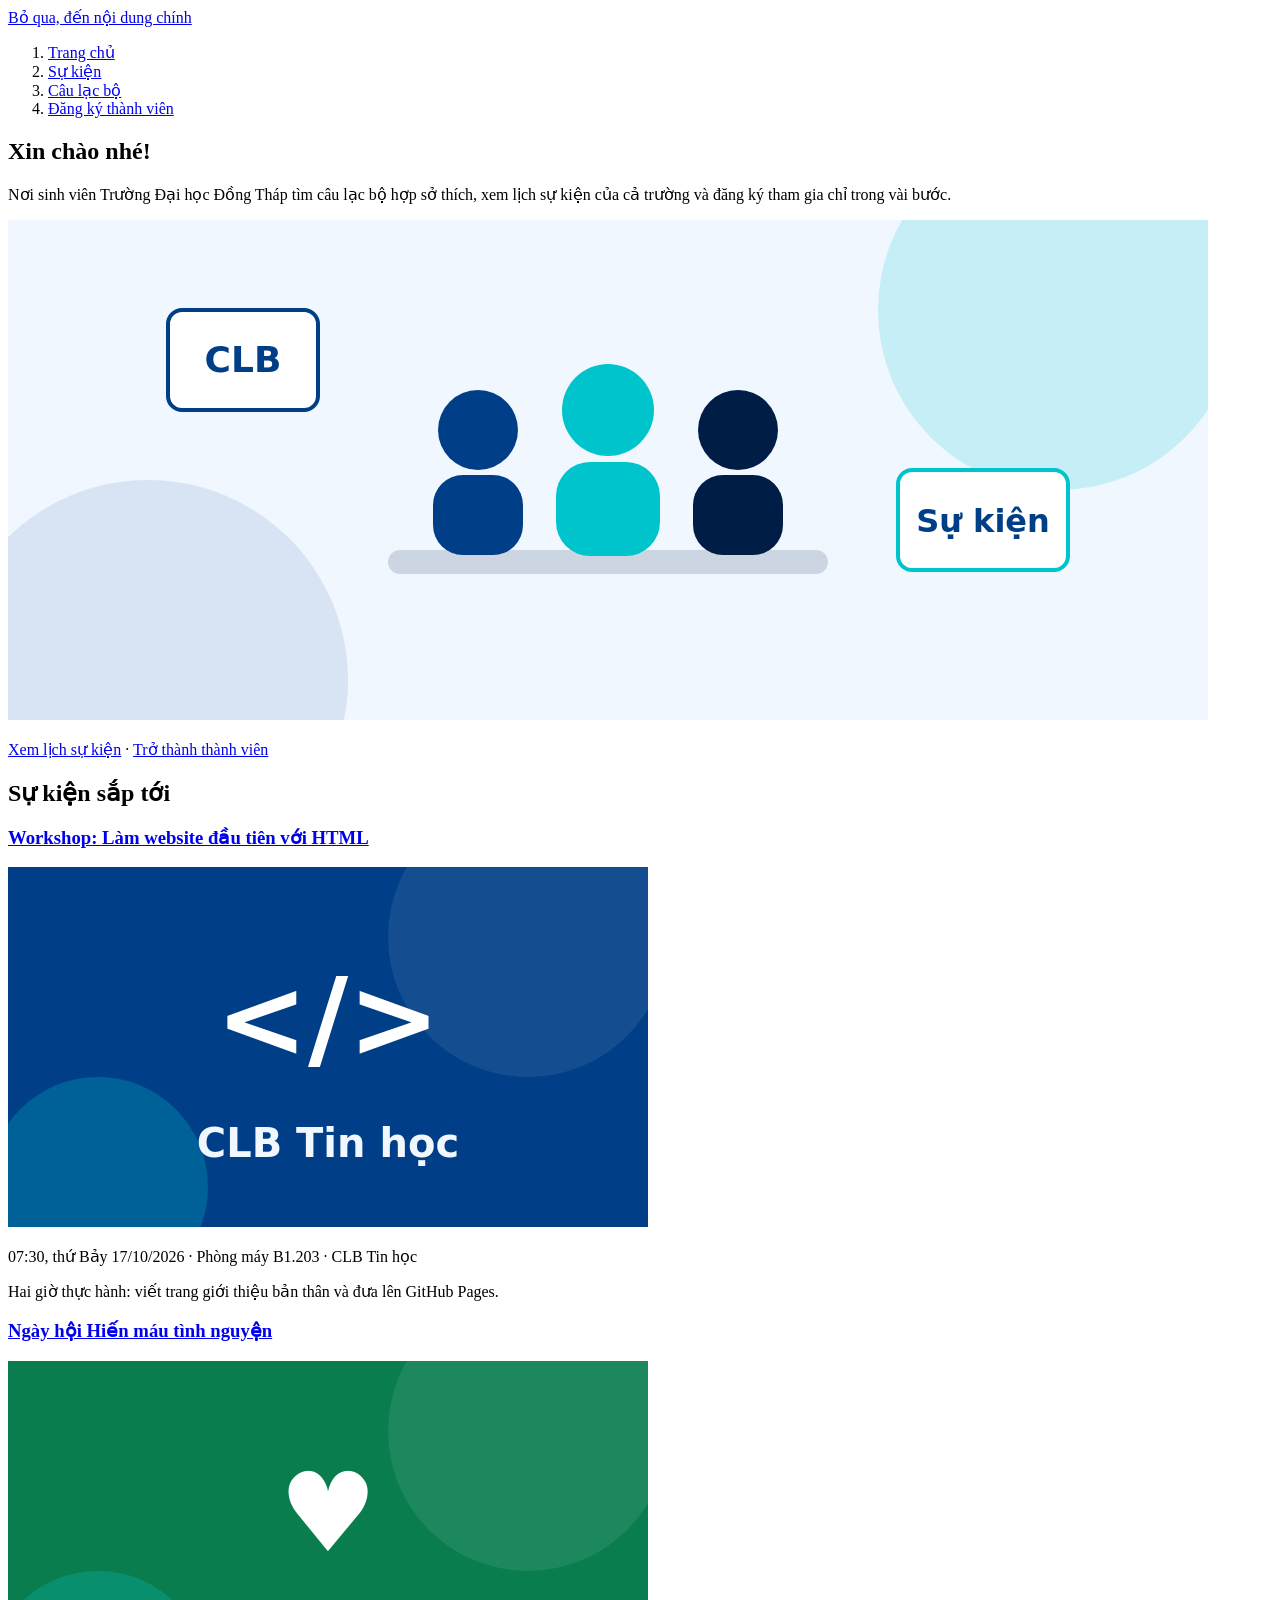
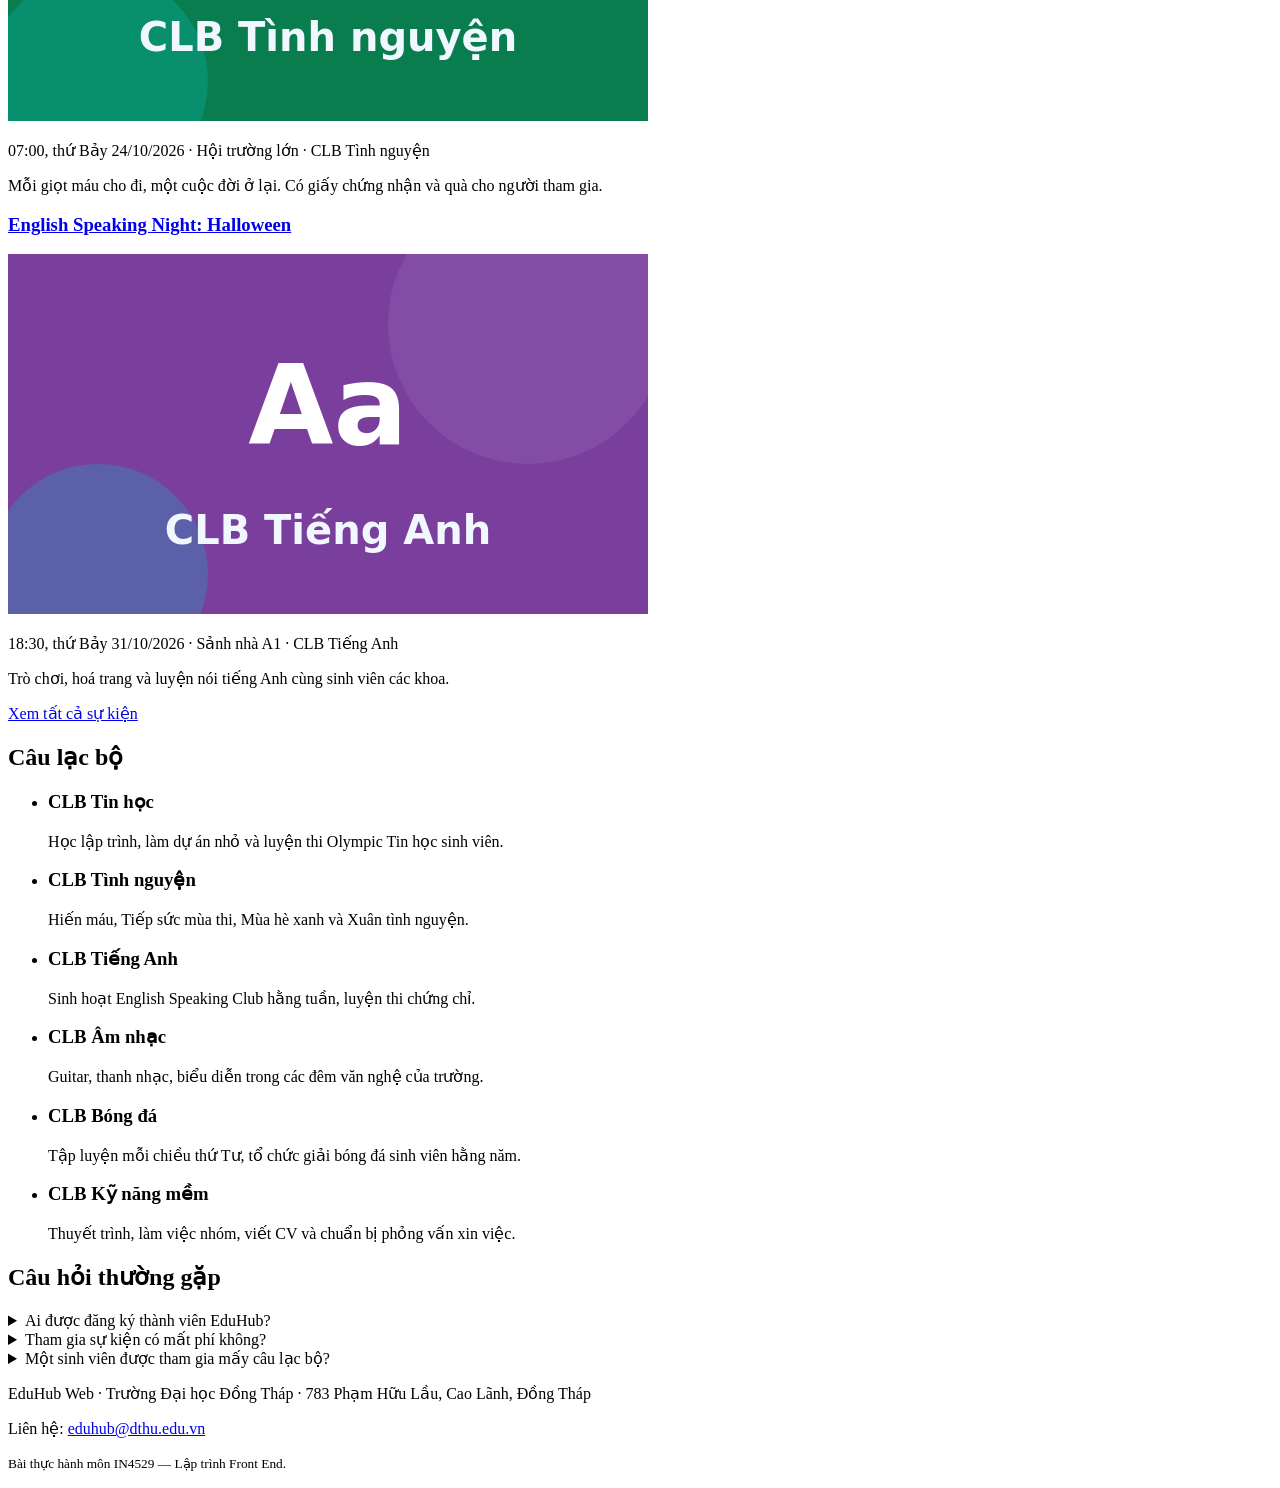
<file: Ch01/index.html>
<!DOCTYPE html>
<html lang="vi">
  <head>
    <meta charset="utf-8">
    <meta name="viewport" content="width=device-width, initial-scale=1">
    <title>EduHub Web</title>
    <!-- TODO(ch1-T5): thêm meta description, Open Graph (og:title, og:description, og:image, og:url) và favicon assets/logo.svg -->
    <meta name="description" content="Cổng thông tin câu lạc bộ và sự kiện dành cho sinh viên Trường Đại học Đồng Tháp: xem lịch sự kiện, tìm CLB phù hợp và đăng ký thành viên.">
    <meta property="og:type" content="website">
    <meta property="og:site_name" content="EduHub Web">
    <meta property="og:title" content="EduHub Web — CLB &amp; sự kiện sinh viên ĐH Đồng Tháp">
    <meta property="og:description" content="Xem lịch sự kiện, tìm câu lạc bộ phù hợp và đăng ký thành viên.">
    <meta property="og:url" content="https://huynh-byte.github.io/IN452902-LapTrinhFrontEnd/Ch01/">
    <meta property="og:image" content="https://huynh-byte.github.io/IN452902-LapTrinhFrontEnd/Ch01/assets/og-image.png">
    <meta property="og:locale" content="vi_VN">
    <link rel="icon" href="assets/logo.svg" type="image/svg+xml">
  </head>
  <body>
    <!-- TODO(ch1-T6) (challenge): thêm liên kết "Bỏ qua, đến nội dung chính" trỏ tới id của <main> -->
    <a href="#noi-dung">Bỏ qua, đến nội dung chính</a>

    <!-- TODO(ch1-T1): header gồm logo (assets/logo.svg) và <nav> 4 liên kết:
         Trang chủ, Sự kiện, Câu lạc bộ, Đăng ký thành viên -->
    <header>
      <nav aria-label="Điều hướng chính">
        <ol>
          <li><a href="index.html" aria-current="page">Trang chủ</a></li>
          <li><a href="events.html">Sự kiện</a></li>
          <li><a href="index.html#cau-lac-bo">Câu lạc bộ</a></li>
          <li><a href="register.html">Đăng ký thành viên</a></li>
        </ol>
      </nav>
    </header>

    <main id="noi-dung">
      <section aria-labelledby="tieu-de-chinh">
        <h1 id="tieu-de-chinh">Xin chào nhé!</h1>
        <p>
          Nơi sinh viên Trường Đại học Đồng Tháp tìm câu lạc bộ hợp sở thích,
          xem lịch sự kiện của cả trường và đăng ký tham gia chỉ trong vài bước.
        </p>
        <img src="assets/hero.svg" alt="Minh hoạ ba sinh viên đứng cạnh bảng CLB và bảng Sự kiện" width="1200" height="500">
        <p>
          <a href="events.html">Xem lịch sự kiện</a> ·
          <a href="register.html">Trở thành thành viên</a>
        </p>
      </section>

      <section aria-labelledby="su-kien-sap-toi">
        <h2 id="su-kien-sap-toi">Sự kiện sắp tới</h2>

        <article>
          <h3><a href="event-detail.html">Workshop: Làm website đầu tiên với HTML</a></h3>
          <img src="assets/club-tin-hoc.svg" alt="Biểu tượng CLB Tin học" width="640" height="360" loading="lazy">
          <p>
            <time datetime="2026-10-17T07:30+07:00">07:30, thứ Bảy 17/10/2026</time> ·
            Phòng máy B1.203 · CLB Tin học
          </p>
          <p>Hai giờ thực hành: viết trang giới thiệu bản thân và đưa lên GitHub Pages.</p>
        </article>

        <article>
          <h3><a href="events.html">Ngày hội Hiến máu tình nguyện</a></h3>
          <img src="assets/club-tinh-nguyen.svg" alt="Biểu tượng CLB Tình nguyện" width="640" height="360" loading="lazy">
          <p>
            <time datetime="2026-10-24T07:00+07:00">07:00, thứ Bảy 24/10/2026</time> ·
            Hội trường lớn · CLB Tình nguyện
          </p>
          <p>Mỗi giọt máu cho đi, một cuộc đời ở lại. Có giấy chứng nhận và quà cho người tham gia.</p>
        </article>

        <article>
          <h3><a href="events.html">English Speaking Night: Halloween</a></h3>
          <img src="assets/club-tieng-anh.svg" alt="Biểu tượng CLB Tiếng Anh" width="640" height="360" loading="lazy">
          <p>
            <time datetime="2026-10-31T18:30+07:00">18:30, thứ Bảy 31/10/2026</time> ·
            Sảnh nhà A1 · CLB Tiếng Anh
          </p>
          <p>Trò chơi, hoá trang và luyện nói tiếng Anh cùng sinh viên các khoa.</p>
        </article>

        <p><a href="events.html">Xem tất cả sự kiện</a></p>
      </section>

      <section id="cau-lac-bo" aria-labelledby="tieu-de-clb">
        <h2 id="tieu-de-clb">Câu lạc bộ</h2>
        <ul>
          <li>
            <h3>CLB Tin học</h3>
            <p>Học lập trình, làm dự án nhỏ và luyện thi Olympic Tin học sinh viên.</p>
          </li>
          <li>
            <h3>CLB Tình nguyện</h3>
            <p>Hiến máu, Tiếp sức mùa thi, Mùa hè xanh và Xuân tình nguyện.</p>
          </li>
          <li>
            <h3>CLB Tiếng Anh</h3>
            <p>Sinh hoạt English Speaking Club hằng tuần, luyện thi chứng chỉ.</p>
          </li>
          <li>
            <h3>CLB Âm nhạc</h3>
            <p>Guitar, thanh nhạc, biểu diễn trong các đêm văn nghệ của trường.</p>
          </li>
          <li>
            <h3>CLB Bóng đá</h3>
            <p>Tập luyện mỗi chiều thứ Tư, tổ chức giải bóng đá sinh viên hằng năm.</p>
          </li>
          <li>
            <h3>CLB Kỹ năng mềm</h3>
            <p>Thuyết trình, làm việc nhóm, viết CV và chuẩn bị phỏng vấn xin việc.</p>
          </li>
        </ul>
      </section>

      <section aria-labelledby="hoi-dap">
        <h2 id="hoi-dap">Câu hỏi thường gặp</h2>
        <details>
          <summary>Ai được đăng ký thành viên EduHub?</summary>
          <p>Tất cả sinh viên đang học tại Trường Đại học Đồng Tháp, chỉ cần mã số sinh viên và email.</p>
        </details>
        <details>
          <summary>Tham gia sự kiện có mất phí không?</summary>
          <p>Phần lớn sự kiện miễn phí. Sự kiện có phí sẽ ghi rõ ở trang chi tiết.</p>
        </details>
        <details>
          <summary>Một sinh viên được tham gia mấy câu lạc bộ?</summary>
          <p>Không giới hạn, nhưng nên chọn tối đa hai CLB để có thời gian sinh hoạt đều đặn.</p>
        </details>
      </section>
    </main>

    <footer>
      <p>EduHub Web · Trường Đại học Đồng Tháp · 783 Phạm Hữu Lầu, Cao Lãnh, Đồng Tháp</p>
      <p>Liên hệ: <a href="mailto:eduhub@dthu.edu.vn">eduhub@dthu.edu.vn</a></p>
      <p><small>Bài thực hành môn IN4529 — Lập trình Front End.</small></p>
    </footer>
    

    <!-- TODO(ch1-T2): tạo events.html — bảng lịch 8 sự kiện (caption, thead/tbody/tfoot, th scope, <time>) -->
    <!-- TODO(ch1-T3): tạo event-detail.html — chi tiết "Workshop: Làm website đầu tiên với HTML" -->
    <!-- TODO(ch1-T4): tạo register.html — form đăng ký thành viên, MSSV đúng 10 chữ số -->
    <!-- TODO(ch1-T5): bật GitHub Pages, ghi link vào README.md -->
  </body>
</html>
</file>
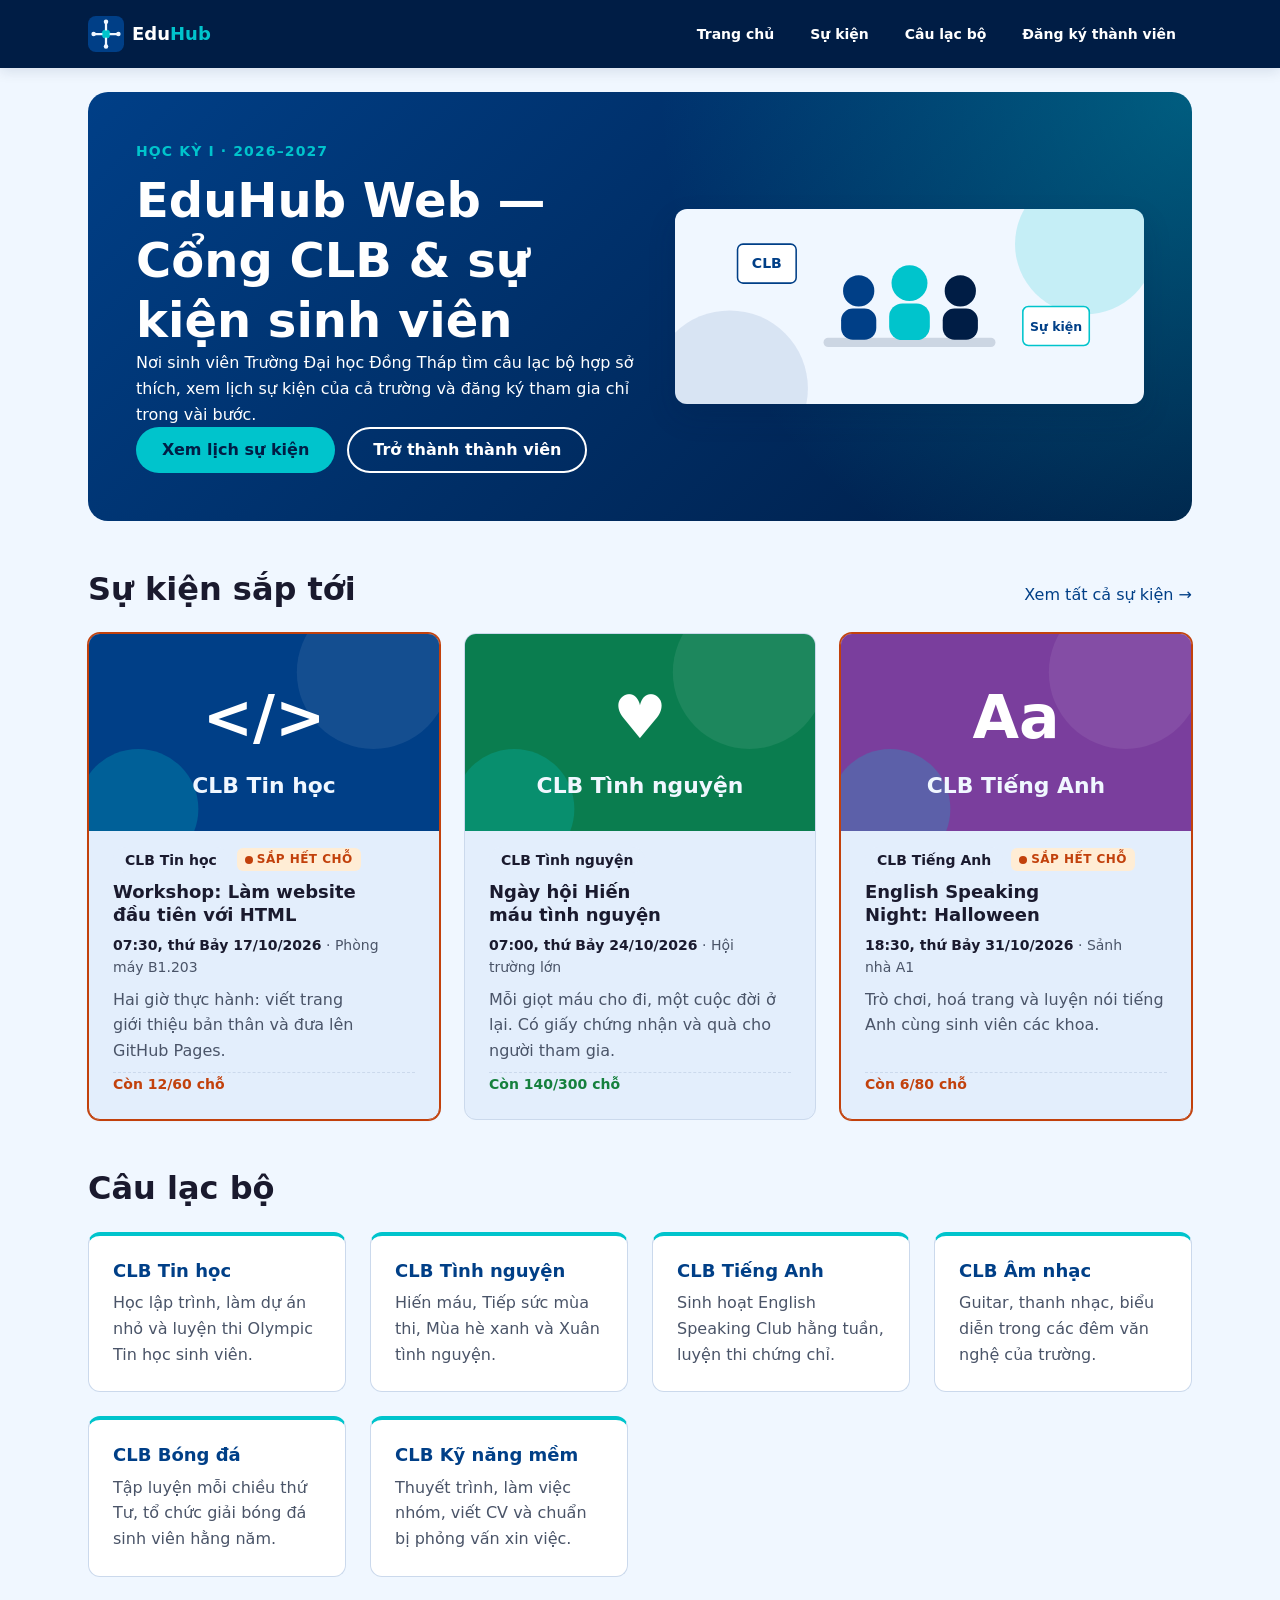
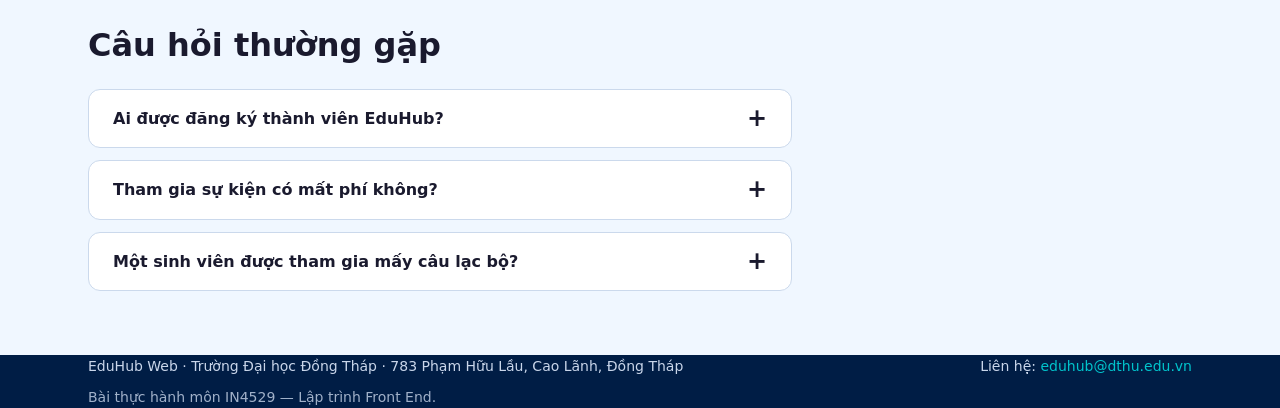
<file: Ch02/index.html>
<!DOCTYPE html>
<html lang="vi">
  <head>
    <meta charset="utf-8">
    <meta name="viewport" content="width=device-width, initial-scale=1">
    <title>EduHub Web — CLB &amp; sự kiện sinh viên ĐH Đồng Tháp</title>
    <meta name="description" content="Cổng thông tin câu lạc bộ và sự kiện dành cho sinh viên Trường Đại học Đồng Tháp: xem lịch sự kiện, tìm CLB phù hợp và đăng ký thành viên.">
    <!-- Open Graph: thay "ten-tai-khoan" bằng tên tài khoản GitHub sau khi bật GitHub Pages -->
    <meta property="og:type" content="website">
    <meta property="og:site_name" content="EduHub Web">
    <meta property="og:title" content="EduHub Web — CLB &amp; sự kiện sinh viên ĐH Đồng Tháp">
    <meta property="og:description" content="Xem lịch sự kiện, tìm câu lạc bộ phù hợp và đăng ký thành viên.">
    <meta property="og:url" content="https://ten-tai-khoan.github.io/eduhub-web/">
    <meta property="og:image" content="https://ten-tai-khoan.github.io/eduhub-web/assets/og-image.png">
    <meta property="og:locale" content="vi_VN">
    <meta name="theme-color" content="#001D45">
    <link rel="icon" href="assets/logo.svg" type="image/svg+xml">
    <!-- Ch02: một tệp CSS duy nhất, main.css tự @import các lớp còn lại -->
    <link rel="stylesheet" href="css/main.css">
  </head>
  <body>
    <a class="skip-link" href="#noi-dung">Bỏ qua, đến nội dung chính</a>

    <header class="site-header">
      <div class="container site-header__inner">
        <a class="brand" href="index.html">
          <img class="brand__logo" src="assets/logo.svg" alt="" width="48" height="48">
          <span class="brand__name">Edu<span>Hub</span></span>
        </a>
        <nav class="site-nav" aria-label="Điều hướng chính">
          <ul class="site-nav__list">
          <li><a class="site-nav__link" href="index.html" aria-current="page">Trang chủ</a></li>
          <li><a class="site-nav__link" href="events.html">Sự kiện</a></li>
          <li><a class="site-nav__link" href="index.html#cau-lac-bo">Câu lạc bộ</a></li>
          <li><a class="site-nav__link" href="register.html">Đăng ký thành viên</a></li>
          </ul>
        </nav>
      </div>
    </header>

    <main id="noi-dung">
      <section class="container hero" aria-labelledby="tieu-de-chinh">
        <div>
          <p class="hero__eyebrow">Học kỳ I · 2026–2027</p>
          <h1 id="tieu-de-chinh">EduHub Web — Cổng CLB &amp; sự kiện sinh viên</h1>
          <p class="hero__lead">
            Nơi sinh viên Trường Đại học Đồng Tháp tìm câu lạc bộ hợp sở thích,
            xem lịch sự kiện của cả trường và đăng ký tham gia chỉ trong vài bước.
          </p>
          <p class="btn-row">
            <a class="btn btn--accent" href="events.html">Xem lịch sự kiện</a>
            <a class="btn btn--ghost" href="register.html">Trở thành thành viên</a>
          </p>
        </div>
        <img class="hero__media" src="assets/hero.svg" alt="Minh hoạ ba sinh viên đứng cạnh bảng CLB và bảng Sự kiện" width="1200" height="500">
      </section>

      <section class="container section" aria-labelledby="su-kien-sap-toi">
        <div class="section__head">
          <h2 id="su-kien-sap-toi">Sự kiện sắp tới</h2>
          <a href="events.html">Xem tất cả sự kiện →</a>
        </div>
        <div class="card-grid">
        <article class="card event-card">
          <img class="card__media" src="assets/club-tin-hoc.svg" alt="Biểu tượng CLB Tin học" width="640" height="360" loading="lazy">
          <div class="card__body">
            <p class="card__meta"><span class="tag">CLB Tin học</span> <span class="badge badge--hot">Sắp hết chỗ</span></p>
            <h3 class="card__title"><a href="event-detail.html">Workshop: Làm website đầu tiên với HTML</a></h3>
            <p class="event-card__info"><time datetime="2026-10-17T07:30+07:00">07:30, thứ Bảy 17/10/2026</time> · Phòng máy B1.203</p>
            <p class="card__text">Hai giờ thực hành: viết trang giới thiệu bản thân và đưa lên GitHub Pages.</p>
            <p class="event-card__seats">Còn 12/60 chỗ</p>
          </div>
        </article>

        <article class="card event-card">
          <img class="card__media" src="assets/club-tinh-nguyen.svg" alt="Biểu tượng CLB Tình nguyện" width="640" height="360" loading="lazy">
          <div class="card__body">
            <p class="card__meta"><span class="tag">CLB Tình nguyện</span></p>
            <h3 class="card__title"><a href="events.html">Ngày hội Hiến máu tình nguyện</a></h3>
            <p class="event-card__info"><time datetime="2026-10-24T07:00+07:00">07:00, thứ Bảy 24/10/2026</time> · Hội trường lớn</p>
            <p class="card__text">Mỗi giọt máu cho đi, một cuộc đời ở lại. Có giấy chứng nhận và quà cho người tham gia.</p>
            <p class="event-card__seats">Còn 140/300 chỗ</p>
          </div>
        </article>

        <article class="card event-card">
          <img class="card__media" src="assets/club-tieng-anh.svg" alt="Biểu tượng CLB Tiếng Anh" width="640" height="360" loading="lazy">
          <div class="card__body">
            <p class="card__meta"><span class="tag">CLB Tiếng Anh</span> <span class="badge badge--hot">Sắp hết chỗ</span></p>
            <h3 class="card__title"><a href="events.html">English Speaking Night: Halloween</a></h3>
            <p class="event-card__info"><time datetime="2026-10-31T18:30+07:00">18:30, thứ Bảy 31/10/2026</time> · Sảnh nhà A1</p>
            <p class="card__text">Trò chơi, hoá trang và luyện nói tiếng Anh cùng sinh viên các khoa.</p>
            <p class="event-card__seats">Còn 6/80 chỗ</p>
          </div>
        </article>
        </div>
      </section>

      <section id="cau-lac-bo" class="container section" aria-labelledby="tieu-de-clb">
        <div class="section__head">
          <h2 id="tieu-de-clb">Câu lạc bộ</h2>
        </div>
        <ul class="card-grid">
          <li class="club-card">
            <h3>CLB Tin học</h3>
            <p>Học lập trình, làm dự án nhỏ và luyện thi Olympic Tin học sinh viên.</p>
          </li>
          <li class="club-card">
            <h3>CLB Tình nguyện</h3>
            <p>Hiến máu, Tiếp sức mùa thi, Mùa hè xanh và Xuân tình nguyện.</p>
          </li>
          <li class="club-card">
            <h3>CLB Tiếng Anh</h3>
            <p>Sinh hoạt English Speaking Club hằng tuần, luyện thi chứng chỉ.</p>
          </li>
          <li class="club-card">
            <h3>CLB Âm nhạc</h3>
            <p>Guitar, thanh nhạc, biểu diễn trong các đêm văn nghệ của trường.</p>
          </li>
          <li class="club-card">
            <h3>CLB Bóng đá</h3>
            <p>Tập luyện mỗi chiều thứ Tư, tổ chức giải bóng đá sinh viên hằng năm.</p>
          </li>
          <li class="club-card">
            <h3>CLB Kỹ năng mềm</h3>
            <p>Thuyết trình, làm việc nhóm, viết CV và chuẩn bị phỏng vấn xin việc.</p>
          </li>
        </ul>
      </section>

      <section class="container section" aria-labelledby="hoi-dap">
        <div class="section__head">
          <h2 id="hoi-dap">Câu hỏi thường gặp</h2>
        </div>
        <div class="faq">
          <details class="faq__item">
            <summary>Ai được đăng ký thành viên EduHub?</summary>
            <p>Tất cả sinh viên đang học tại Trường Đại học Đồng Tháp, chỉ cần mã số sinh viên và email.</p>
          </details>
          <details class="faq__item">
            <summary>Tham gia sự kiện có mất phí không?</summary>
            <p>Phần lớn sự kiện miễn phí. Sự kiện có phí sẽ ghi rõ ở trang chi tiết.</p>
          </details>
          <details class="faq__item">
            <summary>Một sinh viên được tham gia mấy câu lạc bộ?</summary>
            <p>Không giới hạn, nhưng nên chọn tối đa hai CLB để có thời gian sinh hoạt đều đặn.</p>
          </details>
        </div>
      </section>
    </main>

    <footer class="site-footer">
      <div class="container site-footer__inner">
        <p>EduHub Web · Trường Đại học Đồng Tháp · 783 Phạm Hữu Lầu, Cao Lãnh, Đồng Tháp</p>
        <p>Liên hệ: <a href="mailto:eduhub@dthu.edu.vn">eduhub@dthu.edu.vn</a></p>
        <p><small>Bài thực hành môn IN4529 — Lập trình Front End.</small></p>
      </div>
    </footer>
  </body>
</html>
</file>
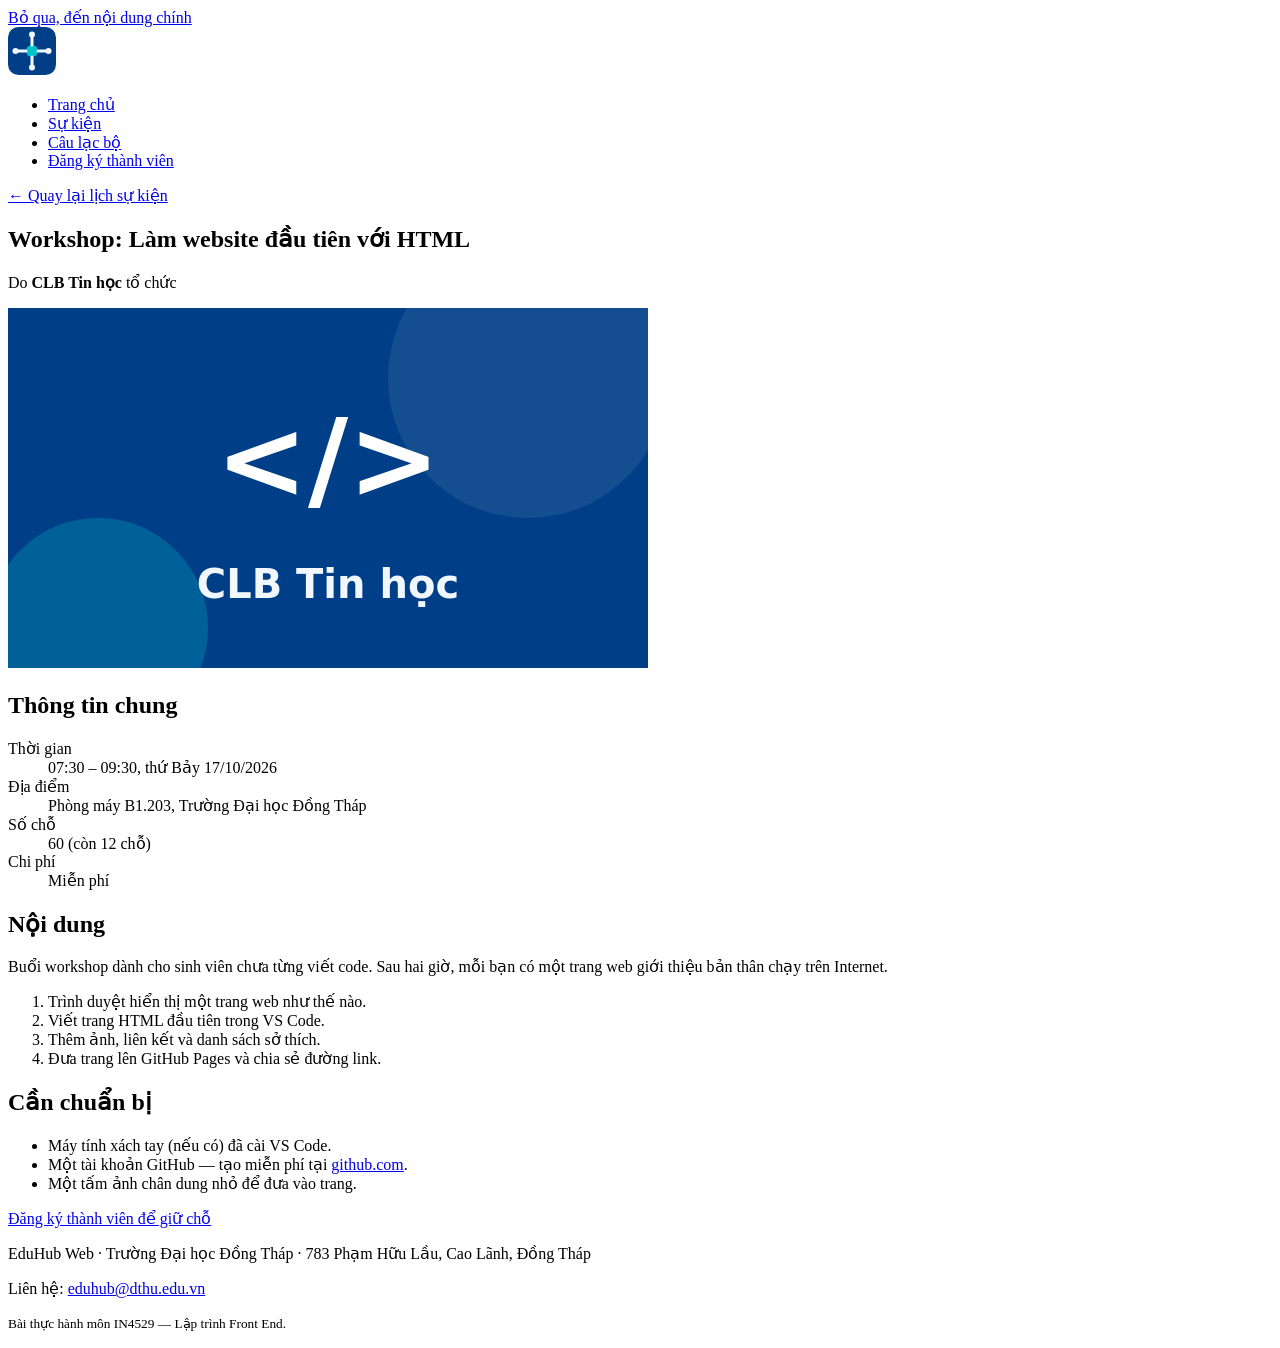
<file: Ch01/event-detail.html>
<!DOCTYPE html>
<html lang="en">
<head>
    <meta charset="UTF-8">
    <meta name="viewport" content="width=device-width, initial-scale=1.0">
    <title>Workshop: Làm website đầu tiên với HTML · EduHub Web </title>
    <meta name="description" content="Workshop 2 giờ của CLB Tin học: viết trang web giới thiệu bản thân bằng HTML và đưa lên GitHub Pages. Thứ Bảy 17/10/2026, phòng máy B1.203.">
    <meta property="og:type" content="website">
    <meta property="og:site_name" content="EduHub Web">
    <meta property="og:title" content="Workshop: Làm website đầu tiên với HTML · EduHub Web">
    <meta property="og:description" content="Workshop 2 giờ của CLB Tin học: viết trang web giới thiệu bản thân bằng HTML và đưa lên GitHub Pages. Thứ Bảy 17/10/2026, phòng máy B1.203.">
    <meta property="og:url" content="https://huynh-byte.github.io/IN452902-LapTrinhFrontEnd/Ch01/event-detail.html">
    <meta property="og:image" content="https://huynh-byte.github.io/IN452902-LapTrinhFrontEnd/Ch01/assets/og-image.png">
    <meta property="og:locale" content="vi_VN">
    <link rel="icon" href="assets/logo.svg" type="image/svg+xml">
</head>
<body>
    <a href="#noi-dung">Bỏ qua, đến nội dung chính</a>
    <header>
      <a href="index.html">
        <img src="assets/logo.svg" alt="EduHub — về trang chủ" width="48" height="48">
      </a>
      <nav aria-label="Điều hướng chính">
        <ul>
          <li><a href="index.html">Trang chủ</a></li>
          <li><a href="events.html">Sự kiện</a></li>
          <li><a href="index.html#cau-lac-bo">Câu lạc bộ</a></li>
          <li><a href="register.html">Đăng ký thành viên</a></li>
        </ul>
      </nav>
    </header>

    <main id="noi-dung">
      <article>
        <header>
          <p><a href="events.html">← Quay lại lịch sự kiện</a></p>
          <h1>Workshop: Làm website đầu tiên với HTML</h1>
          <p>Do <strong>CLB Tin học</strong> tổ chức</p>
        </header>

        <img src="assets/club-tin-hoc.svg" alt="Biểu tượng CLB Tin học: dấu thẻ HTML trên nền xanh" width="640" height="360">

        <section aria-labelledby="thong-tin">
          <h2 id="thong-tin">Thông tin chung</h2>
          <dl>
            <dt>Thời gian</dt>
            <dd><time datetime="2026-10-17T07:30+07:00">07:30 – 09:30, thứ Bảy 17/10/2026</time></dd>
            <dt>Địa điểm</dt>
            <dd>Phòng máy B1.203, Trường Đại học Đồng Tháp</dd>
            <dt>Số chỗ</dt>
            <dd>60 (còn 12 chỗ)</dd>
            <dt>Chi phí</dt>
            <dd>Miễn phí</dd>
          </dl>
        </section>

        <section aria-labelledby="noi-dung-workshop">
          <h2 id="noi-dung-workshop">Nội dung</h2>
          <p>
            Buổi workshop dành cho sinh viên chưa từng viết code. Sau hai giờ, mỗi bạn có
            một trang web giới thiệu bản thân chạy trên Internet.
          </p>
          <ol>
            <li>Trình duyệt hiển thị một trang web như thế nào.</li>
            <li>Viết trang HTML đầu tiên trong VS Code.</li>
            <li>Thêm ảnh, liên kết và danh sách sở thích.</li>
            <li>Đưa trang lên GitHub Pages và chia sẻ đường link.</li>
          </ol>
        </section>

        <section aria-labelledby="chuan-bi">
          <h2 id="chuan-bi">Cần chuẩn bị</h2>
          <ul>
            <li>Máy tính xách tay (nếu có) đã cài VS Code.</li>
            <li>Một tài khoản GitHub — tạo miễn phí tại <a href="https://github.com/signup">github.com</a>.</li>
            <li>Một tấm ảnh chân dung nhỏ để đưa vào trang.</li>
          </ul>
        </section>

        <footer>
          <p><a href="register.html">Đăng ký thành viên để giữ chỗ</a></p>
        </footer>
      </article>
    </main>

    <footer>
      <p>EduHub Web · Trường Đại học Đồng Tháp · 783 Phạm Hữu Lầu, Cao Lãnh, Đồng Tháp</p>
      <p>Liên hệ: <a href="mailto:eduhub@dthu.edu.vn">eduhub@dthu.edu.vn</a></p>
      <p><small>Bài thực hành môn IN4529 — Lập trình Front End.</small></p>
    </footer>
</body>
</html>
</file>
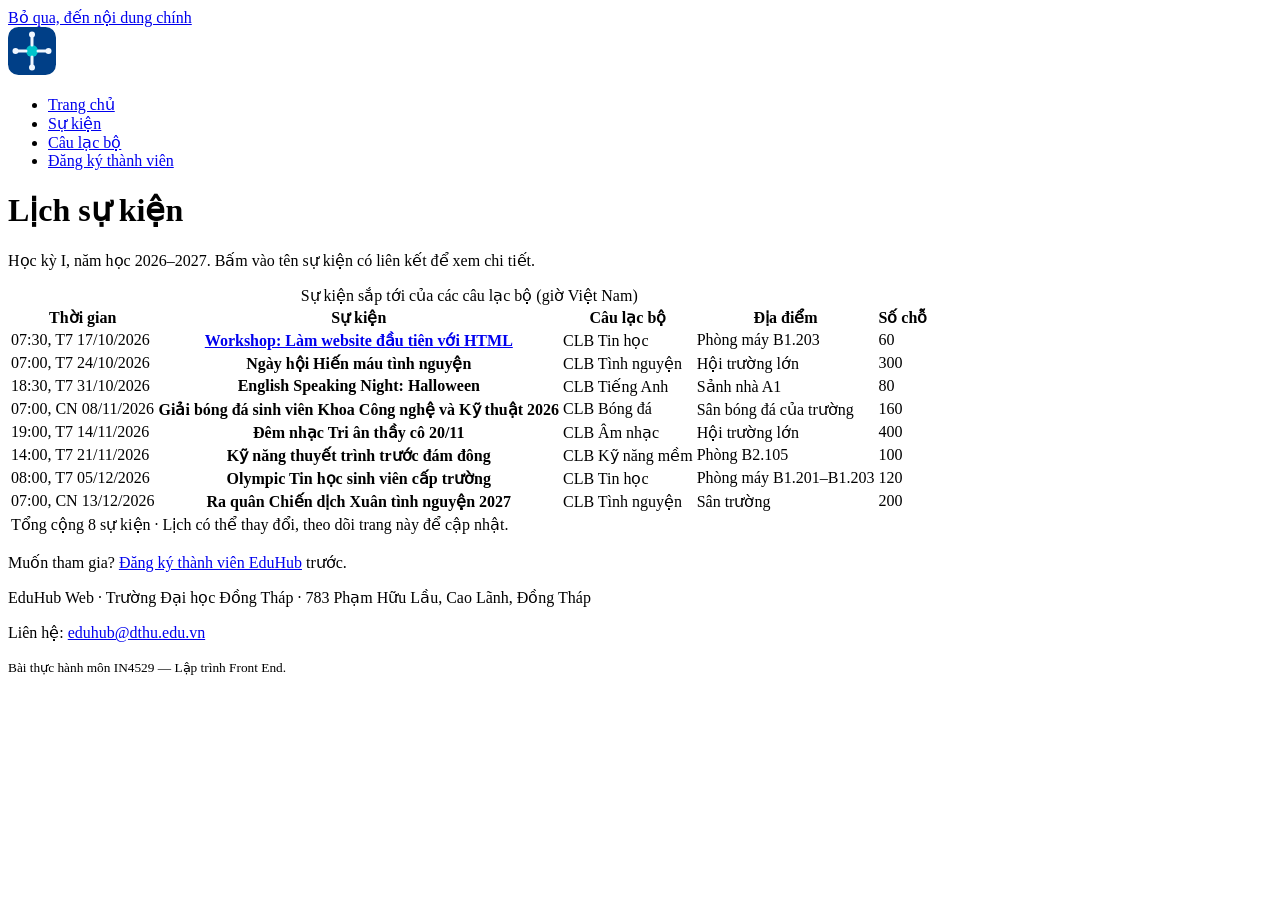
<file: Ch01/events.html>
<!DOCTYPE html>
<html lang="en">
<head>
    <meta charset="UTF-8">
    <meta name="viewport" content="width=device-width, initial-scale=1.0">
    <title>Lịch sự kiện · EduHub Web</title>
    <meta name="description" content="Lịch các sự kiện sắp tới của câu lạc bộ sinh viên Trường Đại học Đồng Tháp, học kỳ I năm học 2026–2027.">
    <meta property="og:type" content="website">
    <meta property="og:site_name" content="EduHub Web">
    <meta property="og:title" content="Lịch sự kiện · EduHub Web">
    <meta property="og:description" content="Lịch các sự kiện sắp tới của câu lạc bộ sinh viên Trường Đại học Đồng Tháp, học kỳ I năm học 2026–2027.">
    <meta property="og:url" content="https://huynh-byte.github.io/IN452902-LapTrinhFrontEnd/Ch01/events.html">
    <meta property="og:image" content="https://huynh-byte.github.io/IN452902-LapTrinhFrontEnd/Ch01/assets/og-image.png">
    <meta property="og:locale" content="vi_VN">
    <link rel="icon" href="assets/logo.svg" type="image/svg+xml">
</head>
<body>
    <a href="#noi-dung">Bỏ qua, đến nội dung chính</a>
    <header>
      <a href="index.html">
        <img src="assets/logo.svg" alt="EduHub — về trang chủ" width="48" height="48">
      </a>
      <nav aria-label="Điều hướng chính">
        <ul>
          <li><a href="index.html">Trang chủ</a></li>
          <li><a href="events.html" aria-current="page">Sự kiện</a></li>
          <li><a href="index.html#cau-lac-bo">Câu lạc bộ</a></li>
          <li><a href="register.html">Đăng ký thành viên</a></li>
        </ul>
      </nav>
    </header>

    <main id="noi-dung">
      <h1>Lịch sự kiện</h1>
      <p>Học kỳ I, năm học 2026–2027. Bấm vào tên sự kiện có liên kết để xem chi tiết.</p>

      <table>
        <caption>Sự kiện sắp tới của các câu lạc bộ (giờ Việt Nam)</caption>
        <thead>
          <tr>
            <th scope="col">Thời gian</th>
            <th scope="col">Sự kiện</th>
            <th scope="col">Câu lạc bộ</th>
            <th scope="col">Địa điểm</th>
            <th scope="col">Số chỗ</th>
          </tr>
        </thead>
        <tbody>
            <tr>
              <td><time datetime="2026-10-17T07:30+07:00">07:30, T7 17/10/2026</time></td>
              <th scope="row"><a href="event-detail.html">Workshop: Làm website đầu tiên với HTML</a></th>
              <td>CLB Tin học</td>
              <td>Phòng máy B1.203</td>
              <td>60</td>
            </tr>
            <tr>
              <td><time datetime="2026-10-24T07:00+07:00">07:00, T7 24/10/2026</time></td>
              <th scope="row">Ngày hội Hiến máu tình nguyện</th>
              <td>CLB Tình nguyện</td>
              <td>Hội trường lớn</td>
              <td>300</td>
            </tr>
            <tr>
              <td><time datetime="2026-10-31T18:30+07:00">18:30, T7 31/10/2026</time></td>
              <th scope="row">English Speaking Night: Halloween</th>
              <td>CLB Tiếng Anh</td>
              <td>Sảnh nhà A1</td>
              <td>80</td>
            </tr>
            <tr>
              <td><time datetime="2026-11-08T07:00+07:00">07:00, CN 08/11/2026</time></td>
              <th scope="row">Giải bóng đá sinh viên Khoa Công nghệ và Kỹ thuật 2026</th>
              <td>CLB Bóng đá</td>
              <td>Sân bóng đá của trường</td>
              <td>160</td>
            </tr>
            <tr>
              <td><time datetime="2026-11-14T19:00+07:00">19:00, T7 14/11/2026</time></td>
              <th scope="row">Đêm nhạc Tri ân thầy cô 20/11</th>
              <td>CLB Âm nhạc</td>
              <td>Hội trường lớn</td>
              <td>400</td>
            </tr>
            <tr>
              <td><time datetime="2026-11-21T14:00+07:00">14:00, T7 21/11/2026</time></td>
              <th scope="row">Kỹ năng thuyết trình trước đám đông</th>
              <td>CLB Kỹ năng mềm</td>
              <td>Phòng B2.105</td>
              <td>100</td>
            </tr>
            <tr>
              <td><time datetime="2026-12-05T08:00+07:00">08:00, T7 05/12/2026</time></td>
              <th scope="row">Olympic Tin học sinh viên cấp trường</th>
              <td>CLB Tin học</td>
              <td>Phòng máy B1.201–B1.203</td>
              <td>120</td>
            </tr>
            <tr>
              <td><time datetime="2026-12-13T07:00+07:00">07:00, CN 13/12/2026</time></td>
              <th scope="row">Ra quân Chiến dịch Xuân tình nguyện 2027</th>
              <td>CLB Tình nguyện</td>
              <td>Sân trường</td>
              <td>200</td>
            </tr>
        </tbody>
        <tfoot>
          <tr>
            <td colspan="5">Tổng cộng 8 sự kiện · Lịch có thể thay đổi, theo dõi trang này để cập nhật.</td>
          </tr>
        </tfoot>
      </table>

      <p>Muốn tham gia? <a href="register.html">Đăng ký thành viên EduHub</a> trước.</p>
    </main>

    <footer>
      <p>EduHub Web · Trường Đại học Đồng Tháp · 783 Phạm Hữu Lầu, Cao Lãnh, Đồng Tháp</p>
      <p>Liên hệ: <a href="mailto:eduhub@dthu.edu.vn">eduhub@dthu.edu.vn</a></p>
      <p><small>Bài thực hành môn IN4529 — Lập trình Front End.</small></p>
    </footer>
    
</body>
</html>
</file>
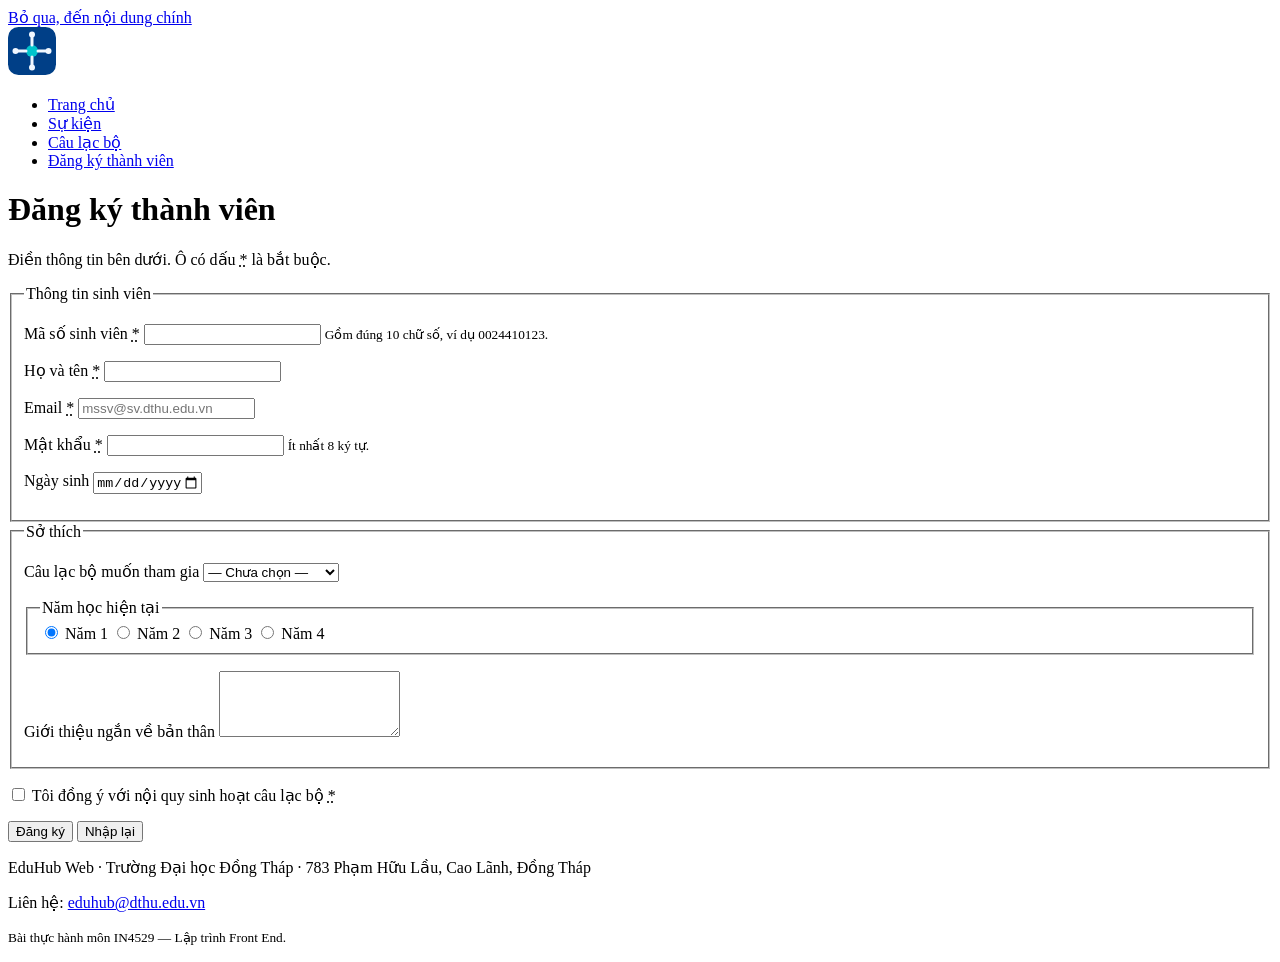
<file: Ch01/register.html>
<!DOCTYPE html>
<html lang="en">
<head>
    <meta charset="UTF-8">
    <meta name="viewport" content="width=device-width, initial-scale=1.0">
    <title>Đăng ký thành viên · EduHub Web</title>
    <meta name="description" content="Đăng ký tài khoản thành viên EduHub Web dành cho sinh viên Trường Đại học Đồng Tháp.">
    <meta property="og:type" content="website">
    <meta property="og:site_name" content="EduHub Web">
    <meta property="og:title" content="Đăng ký thành viên · EduHub Web">
    <meta property="og:description" content="Đăng ký tài khoản thành viên EduHub Web dành cho sinh viên Trường Đại học Đồng Tháp.">
    <meta property="og:url" content="https://huynh-byte.github.io/IN452902-LapTrinhFrontEnd/Ch01/register.html">
    <meta property="og:image" content="https://huynh-byte.github.io/IN452902-LapTrinhFrontEnd/Ch01/assets/og-image.png">
    <meta property="og:locale" content="vi_VN">
    <link rel="icon" href="assets/logo.svg" type="image/svg+xml">
</head>
<body>
    <a href="#noi-dung">Bỏ qua, đến nội dung chính</a>
    <header>
      <a href="index.html">
        <img src="assets/logo.svg" alt="EduHub — về trang chủ" width="48" height="48">
      </a>
      <nav aria-label="Điều hướng chính">
        <ul>
          <li><a href="index.html">Trang chủ</a></li>
          <li><a href="events.html">Sự kiện</a></li>
          <li><a href="index.html#cau-lac-bo">Câu lạc bộ</a></li>
          <li><a href="register.html" aria-current="page">Đăng ký thành viên</a></li>
        </ul>
      </nav>
    </header>

    <main id="noi-dung">
      <h1>Đăng ký thành viên</h1>
      <p>Điền thông tin bên dưới. Ô có dấu <abbr title="bắt buộc">*</abbr> là bắt buộc.</p>

      <!-- Ch01 chưa có server: form gửi bằng GET để thấy dữ liệu trên thanh địa chỉ. Ch03 sẽ gửi tới API. -->
      <form action="register.html" method="get">
        <fieldset>
          <legend>Thông tin sinh viên</legend>

          <p>
            <label for="student-id">Mã số sinh viên <abbr title="bắt buộc">*</abbr></label>
            <input id="student-id" name="studentId" type="text" inputmode="numeric"
                   required pattern="[0-9]{10}" maxlength="10"
                   aria-describedby="student-id-hint" autocomplete="off">
            <small id="student-id-hint">Gồm đúng 10 chữ số, ví dụ 0024410123.</small>
          </p>

          <p>
            <label for="full-name">Họ và tên <abbr title="bắt buộc">*</abbr></label>
            <input id="full-name" name="name" type="text" required minlength="2" maxlength="100" autocomplete="name">
          </p>

          <p>
            <label for="email">Email <abbr title="bắt buộc">*</abbr></label>
            <input id="email" name="email" type="email" required autocomplete="email"
                   placeholder="mssv@sv.dthu.edu.vn">
          </p>

          <p>
            <label for="password">Mật khẩu <abbr title="bắt buộc">*</abbr></label>
            <input id="password" name="password" type="password" required minlength="8"
                   autocomplete="new-password" aria-describedby="password-hint">
            <small id="password-hint">Ít nhất 8 ký tự.</small>
          </p>

          <p>
            <label for="birth-date">Ngày sinh</label>
            <input id="birth-date" name="birthDate" type="date" min="1980-01-01" max="2010-12-31">
          </p>
        </fieldset>

        <fieldset>
          <legend>Sở thích</legend>

          <p>
            <label for="club">Câu lạc bộ muốn tham gia</label>
            <select id="club" name="club">
              <option value="">— Chưa chọn —</option>
              <option value="Tin học">CLB Tin học</option>
              <option value="Tình nguyện">CLB Tình nguyện</option>
              <option value="Tiếng Anh">CLB Tiếng Anh</option>
              <option value="Âm nhạc">CLB Âm nhạc</option>
              <option value="Bóng đá">CLB Bóng đá</option>
              <option value="Kỹ năng mềm">CLB Kỹ năng mềm</option>
            </select>
          </p>

          <fieldset>
            <legend>Năm học hiện tại</legend>
            <input id="year-1" name="year" type="radio" value="1" checked>
            <label for="year-1">Năm 1</label>
            <input id="year-2" name="year" type="radio" value="2">
            <label for="year-2">Năm 2</label>
            <input id="year-3" name="year" type="radio" value="3">
            <label for="year-3">Năm 3</label>
            <input id="year-4" name="year" type="radio" value="4">
            <label for="year-4">Năm 4</label>
          </fieldset>

          <p>
            <label for="intro">Giới thiệu ngắn về bản thân</label>
            <textarea id="intro" name="intro" rows="4" maxlength="500"></textarea>
          </p>
        </fieldset>

        <p>
          <input id="agree" name="agree" type="checkbox" required>
          <label for="agree">Tôi đồng ý với nội quy sinh hoạt câu lạc bộ <abbr title="bắt buộc">*</abbr></label>
        </p>

        <p>
          <button type="submit">Đăng ký</button>
          <button type="reset">Nhập lại</button>
        </p>
      </form>
    </main>

    <footer>
      <p>EduHub Web · Trường Đại học Đồng Tháp · 783 Phạm Hữu Lầu, Cao Lãnh, Đồng Tháp</p>
      <p>Liên hệ: <a href="mailto:eduhub@dthu.edu.vn">eduhub@dthu.edu.vn</a></p>
      <p><small>Bài thực hành môn IN4529 — Lập trình Front End.</small></p>
    </footer>
    
</body>
</html>
</file>
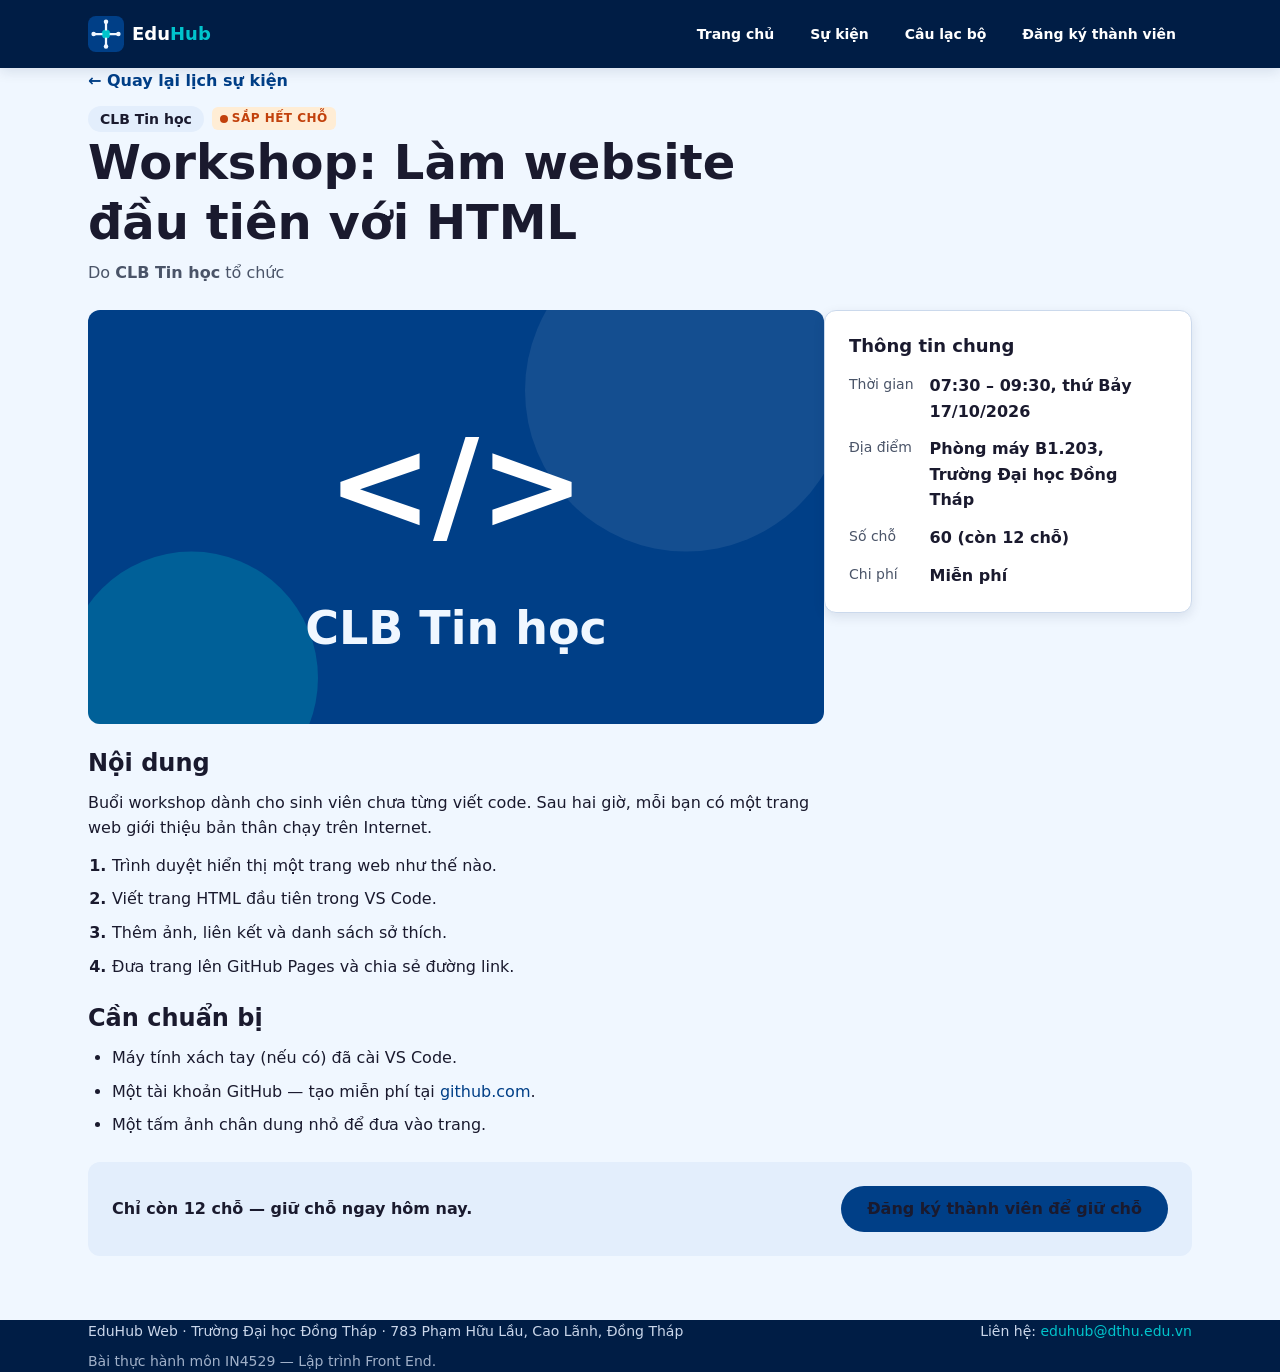
<file: Ch02/event-detail.html>
<!DOCTYPE html>
<html lang="vi">
  <head>
    <meta charset="utf-8">
    <meta name="viewport" content="width=device-width, initial-scale=1">
    <title>Workshop: Làm website đầu tiên với HTML · EduHub Web</title>
    <meta name="description" content="Workshop 2 giờ của CLB Tin học: viết trang web giới thiệu bản thân bằng HTML và đưa lên GitHub Pages. Thứ Bảy 17/10/2026, phòng máy B1.203.">
    <!-- Open Graph: thay "ten-tai-khoan" bằng tên tài khoản GitHub sau khi bật GitHub Pages -->
    <meta property="og:type" content="website">
    <meta property="og:site_name" content="EduHub Web">
    <meta property="og:title" content="Workshop: Làm website đầu tiên với HTML · EduHub Web">
    <meta property="og:description" content="Workshop 2 giờ của CLB Tin học: viết trang web giới thiệu bản thân bằng HTML và đưa lên GitHub Pages. Thứ Bảy 17/10/2026, phòng máy B1.203.">
    <meta property="og:url" content="https://ten-tai-khoan.github.io/eduhub-web/event-detail.html">
    <meta property="og:image" content="https://ten-tai-khoan.github.io/eduhub-web/assets/og-image.png">
    <meta property="og:locale" content="vi_VN">
    <meta name="theme-color" content="#001D45">
    <link rel="icon" href="assets/logo.svg" type="image/svg+xml">
    <!-- Ch02: một tệp CSS duy nhất, main.css tự @import các lớp còn lại -->
    <link rel="stylesheet" href="css/main.css">
  </head>
  <body>
    <a class="skip-link" href="#noi-dung">Bỏ qua, đến nội dung chính</a>

    <header class="site-header">
      <div class="container site-header__inner">
        <a class="brand" href="index.html">
          <img class="brand__logo" src="assets/logo.svg" alt="" width="48" height="48">
          <span class="brand__name">Edu<span>Hub</span></span>
        </a>
        <nav class="site-nav" aria-label="Điều hướng chính">
          <ul class="site-nav__list">
          <li><a class="site-nav__link" href="index.html">Trang chủ</a></li>
          <li><a class="site-nav__link" href="events.html">Sự kiện</a></li>
          <li><a class="site-nav__link" href="index.html#cau-lac-bo">Câu lạc bộ</a></li>
          <li><a class="site-nav__link" href="register.html">Đăng ký thành viên</a></li>
          </ul>
        </nav>
      </div>
    </header>

    <main id="noi-dung" class="container page">
      <article class="detail">
        <header class="detail__head">
          <a class="back-link" href="events.html">← Quay lại lịch sự kiện</a>
          <p class="card__meta"><span class="tag">CLB Tin học</span> <span class="badge badge--hot">Sắp hết chỗ</span></p>
          <h1>Workshop: Làm website đầu tiên với HTML</h1>
          <p class="detail__organizer">Do <strong>CLB Tin học</strong> tổ chức</p>
        </header>

        <img class="detail__media" src="assets/club-tin-hoc.svg" alt="Biểu tượng CLB Tin học: dấu thẻ HTML trên nền xanh" width="640" height="360">

        <section class="detail__info info-card" aria-labelledby="thong-tin">
          <h2 id="thong-tin">Thông tin chung</h2>
          <dl>
            <dt>Thời gian</dt>
            <dd><time datetime="2026-10-17T07:30+07:00">07:30 – 09:30, thứ Bảy 17/10/2026</time></dd>
            <dt>Địa điểm</dt>
            <dd>Phòng máy B1.203, Trường Đại học Đồng Tháp</dd>
            <dt>Số chỗ</dt>
            <dd>60 (còn 12 chỗ)</dd>
            <dt>Chi phí</dt>
            <dd>Miễn phí</dd>
          </dl>
        </section>

        <section class="detail__content prose" aria-labelledby="noi-dung-workshop">
          <h2 id="noi-dung-workshop">Nội dung</h2>
          <p>
            Buổi workshop dành cho sinh viên chưa từng viết code. Sau hai giờ, mỗi bạn có
            một trang web giới thiệu bản thân chạy trên Internet.
          </p>
          <ol>
            <li>Trình duyệt hiển thị một trang web như thế nào.</li>
            <li>Viết trang HTML đầu tiên trong VS Code.</li>
            <li>Thêm ảnh, liên kết và danh sách sở thích.</li>
            <li>Đưa trang lên GitHub Pages và chia sẻ đường link.</li>
          </ol>
        </section>

        <section class="detail__prep prose" aria-labelledby="chuan-bi">
          <h2 id="chuan-bi">Cần chuẩn bị</h2>
          <ul>
            <li>Máy tính xách tay (nếu có) đã cài VS Code.</li>
            <li>Một tài khoản GitHub — tạo miễn phí tại <a href="https://github.com/signup">github.com</a>.</li>
            <li>Một tấm ảnh chân dung nhỏ để đưa vào trang.</li>
          </ul>
        </section>

        <footer class="detail__foot cta">
          <p>Chỉ còn 12 chỗ — giữ chỗ ngay hôm nay.</p>
          <a class="btn btn--primary" href="register.html">Đăng ký thành viên để giữ chỗ</a>
        </footer>
      </article>
    </main>

    <footer class="site-footer">
      <div class="container site-footer__inner">
        <p>EduHub Web · Trường Đại học Đồng Tháp · 783 Phạm Hữu Lầu, Cao Lãnh, Đồng Tháp</p>
        <p>Liên hệ: <a href="mailto:eduhub@dthu.edu.vn">eduhub@dthu.edu.vn</a></p>
        <p><small>Bài thực hành môn IN4529 — Lập trình Front End.</small></p>
      </div>
    </footer>
  </body>
</html>
</file>
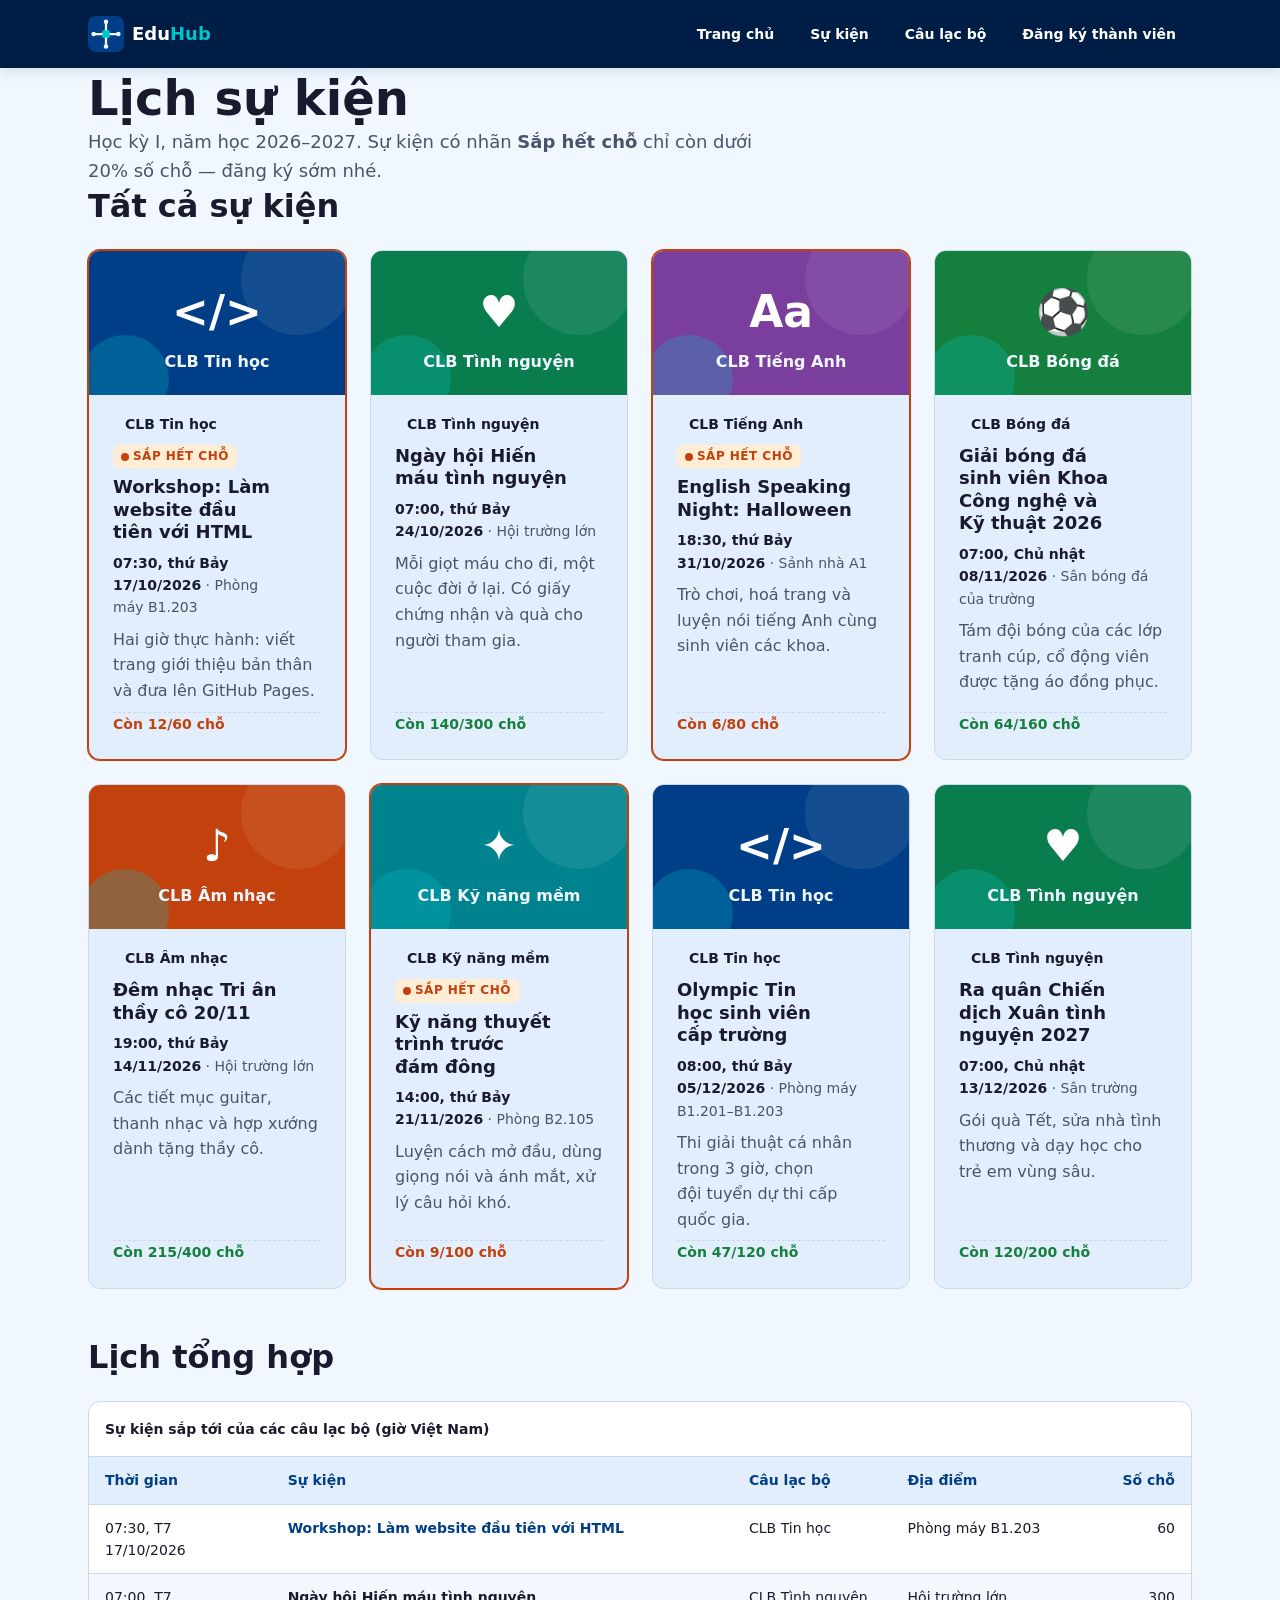
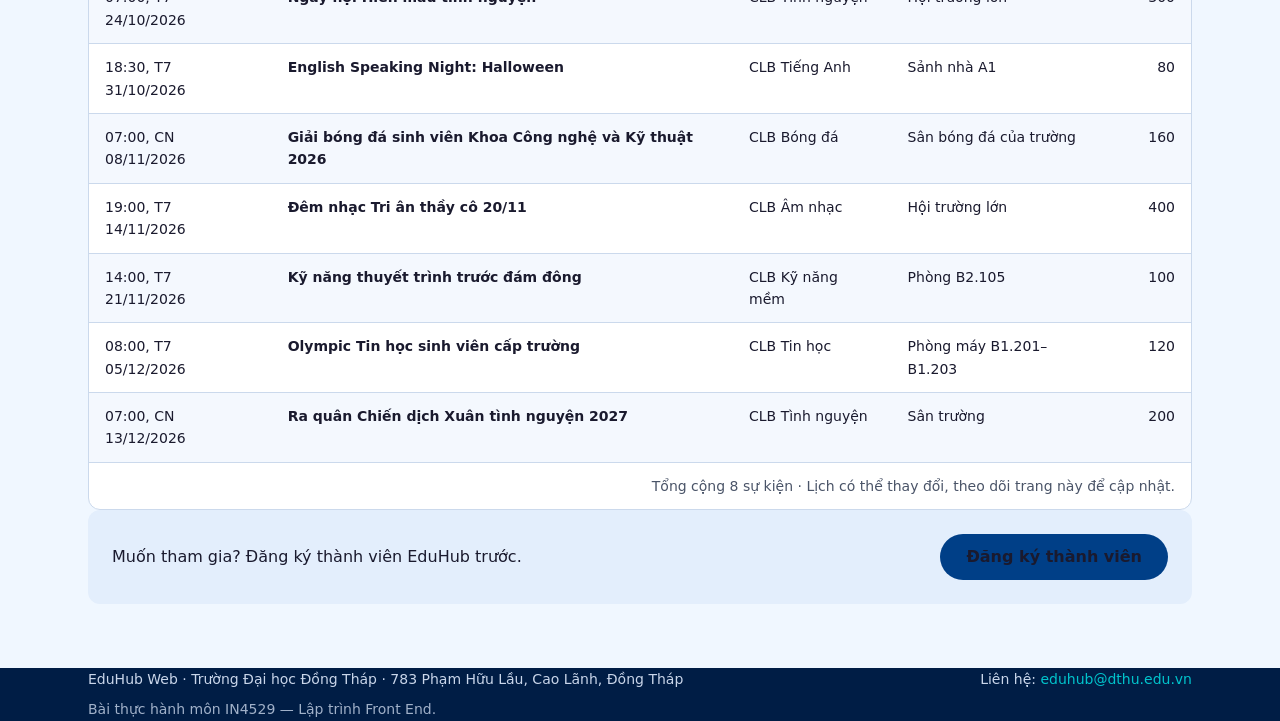
<file: Ch02/events.html>
<!DOCTYPE html>
<html lang="vi">
  <head>
    <meta charset="utf-8">
    <meta name="viewport" content="width=device-width, initial-scale=1">
    <title>Lịch sự kiện · EduHub Web</title>
    <meta name="description" content="Lịch các sự kiện sắp tới của câu lạc bộ sinh viên Trường Đại học Đồng Tháp, học kỳ I năm học 2026–2027.">
    <!-- Open Graph: thay "ten-tai-khoan" bằng tên tài khoản GitHub sau khi bật GitHub Pages -->
    <meta property="og:type" content="website">
    <meta property="og:site_name" content="EduHub Web">
    <meta property="og:title" content="Lịch sự kiện · EduHub Web">
    <meta property="og:description" content="Lịch các sự kiện sắp tới của câu lạc bộ sinh viên Trường Đại học Đồng Tháp, học kỳ I năm học 2026–2027.">
    <meta property="og:url" content="https://ten-tai-khoan.github.io/eduhub-web/events.html">
    <meta property="og:image" content="https://ten-tai-khoan.github.io/eduhub-web/assets/og-image.png">
    <meta property="og:locale" content="vi_VN">
    <meta name="theme-color" content="#001D45">
    <link rel="icon" href="assets/logo.svg" type="image/svg+xml">
    <!-- Ch02: một tệp CSS duy nhất, main.css tự @import các lớp còn lại -->
    <link rel="stylesheet" href="css/main.css">
  </head>
  <body>
    <a class="skip-link" href="#noi-dung">Bỏ qua, đến nội dung chính</a>

    <header class="site-header">
      <div class="container site-header__inner">
        <a class="brand" href="index.html">
          <img class="brand__logo" src="assets/logo.svg" alt="" width="48" height="48">
          <span class="brand__name">Edu<span>Hub</span></span>
        </a>
        <nav class="site-nav" aria-label="Điều hướng chính">
          <ul class="site-nav__list">
          <li><a class="site-nav__link" href="index.html">Trang chủ</a></li>
          <li><a class="site-nav__link" href="events.html" aria-current="page">Sự kiện</a></li>
          <li><a class="site-nav__link" href="index.html#cau-lac-bo">Câu lạc bộ</a></li>
          <li><a class="site-nav__link" href="register.html">Đăng ký thành viên</a></li>
          </ul>
        </nav>
      </div>
    </header>

    <main id="noi-dung" class="container page">
      <h1>Lịch sự kiện</h1>
      <p class="page__intro">Học kỳ I, năm học 2026–2027. Sự kiện có nhãn <strong>Sắp hết chỗ</strong> chỉ còn dưới 20% số chỗ — đăng ký sớm nhé.</p>

      <section aria-labelledby="danh-sach">
        <h2 id="danh-sach" class="section__head">Tất cả sự kiện</h2>
        <!-- Ch03 sẽ thay các card tĩnh này bằng dữ liệu từ GET /api/events -->
        <div class="card-grid">
        <article class="card event-card">
          <img class="card__media" src="assets/club-tin-hoc.svg" alt="Biểu tượng CLB Tin học" width="640" height="360" loading="lazy">
          <div class="card__body">
            <p class="card__meta"><span class="tag">CLB Tin học</span> <span class="badge badge--hot">Sắp hết chỗ</span></p>
            <h3 class="card__title"><a href="event-detail.html">Workshop: Làm website đầu tiên với HTML</a></h3>
            <p class="event-card__info"><time datetime="2026-10-17T07:30+07:00">07:30, thứ Bảy 17/10/2026</time> · Phòng máy B1.203</p>
            <p class="card__text">Hai giờ thực hành: viết trang giới thiệu bản thân và đưa lên GitHub Pages.</p>
            <p class="event-card__seats">Còn 12/60 chỗ</p>
          </div>
        </article>

        <article class="card event-card">
          <img class="card__media" src="assets/club-tinh-nguyen.svg" alt="Biểu tượng CLB Tình nguyện" width="640" height="360" loading="lazy">
          <div class="card__body">
            <p class="card__meta"><span class="tag">CLB Tình nguyện</span></p>
            <h3 class="card__title"><a href="events.html">Ngày hội Hiến máu tình nguyện</a></h3>
            <p class="event-card__info"><time datetime="2026-10-24T07:00+07:00">07:00, thứ Bảy 24/10/2026</time> · Hội trường lớn</p>
            <p class="card__text">Mỗi giọt máu cho đi, một cuộc đời ở lại. Có giấy chứng nhận và quà cho người tham gia.</p>
            <p class="event-card__seats">Còn 140/300 chỗ</p>
          </div>
        </article>

        <article class="card event-card">
          <img class="card__media" src="assets/club-tieng-anh.svg" alt="Biểu tượng CLB Tiếng Anh" width="640" height="360" loading="lazy">
          <div class="card__body">
            <p class="card__meta"><span class="tag">CLB Tiếng Anh</span> <span class="badge badge--hot">Sắp hết chỗ</span></p>
            <h3 class="card__title"><a href="events.html">English Speaking Night: Halloween</a></h3>
            <p class="event-card__info"><time datetime="2026-10-31T18:30+07:00">18:30, thứ Bảy 31/10/2026</time> · Sảnh nhà A1</p>
            <p class="card__text">Trò chơi, hoá trang và luyện nói tiếng Anh cùng sinh viên các khoa.</p>
            <p class="event-card__seats">Còn 6/80 chỗ</p>
          </div>
        </article>

        <article class="card event-card">
          <img class="card__media" src="assets/club-bong-da.svg" alt="Biểu tượng CLB Bóng đá" width="640" height="360" loading="lazy">
          <div class="card__body">
            <p class="card__meta"><span class="tag">CLB Bóng đá</span></p>
            <h3 class="card__title"><a href="events.html">Giải bóng đá sinh viên Khoa Công nghệ và Kỹ thuật 2026</a></h3>
            <p class="event-card__info"><time datetime="2026-11-08T07:00+07:00">07:00, Chủ nhật 08/11/2026</time> · Sân bóng đá của trường</p>
            <p class="card__text">Tám đội bóng của các lớp tranh cúp, cổ động viên được tặng áo đồng phục.</p>
            <p class="event-card__seats">Còn 64/160 chỗ</p>
          </div>
        </article>

        <article class="card event-card">
          <img class="card__media" src="assets/club-am-nhac.svg" alt="Biểu tượng CLB Âm nhạc" width="640" height="360" loading="lazy">
          <div class="card__body">
            <p class="card__meta"><span class="tag">CLB Âm nhạc</span></p>
            <h3 class="card__title"><a href="events.html">Đêm nhạc Tri ân thầy cô 20/11</a></h3>
            <p class="event-card__info"><time datetime="2026-11-14T19:00+07:00">19:00, thứ Bảy 14/11/2026</time> · Hội trường lớn</p>
            <p class="card__text">Các tiết mục guitar, thanh nhạc và hợp xướng dành tặng thầy cô.</p>
            <p class="event-card__seats">Còn 215/400 chỗ</p>
          </div>
        </article>

        <article class="card event-card">
          <img class="card__media" src="assets/club-ky-nang-mem.svg" alt="Biểu tượng CLB Kỹ năng mềm" width="640" height="360" loading="lazy">
          <div class="card__body">
            <p class="card__meta"><span class="tag">CLB Kỹ năng mềm</span> <span class="badge badge--hot">Sắp hết chỗ</span></p>
            <h3 class="card__title"><a href="events.html">Kỹ năng thuyết trình trước đám đông</a></h3>
            <p class="event-card__info"><time datetime="2026-11-21T14:00+07:00">14:00, thứ Bảy 21/11/2026</time> · Phòng B2.105</p>
            <p class="card__text">Luyện cách mở đầu, dùng giọng nói và ánh mắt, xử lý câu hỏi khó.</p>
            <p class="event-card__seats">Còn 9/100 chỗ</p>
          </div>
        </article>

        <article class="card event-card">
          <img class="card__media" src="assets/club-tin-hoc.svg" alt="Biểu tượng CLB Tin học" width="640" height="360" loading="lazy">
          <div class="card__body">
            <p class="card__meta"><span class="tag">CLB Tin học</span></p>
            <h3 class="card__title"><a href="events.html">Olympic Tin học sinh viên cấp trường</a></h3>
            <p class="event-card__info"><time datetime="2026-12-05T08:00+07:00">08:00, thứ Bảy 05/12/2026</time> · Phòng máy B1.201–B1.203</p>
            <p class="card__text">Thi giải thuật cá nhân trong 3 giờ, chọn đội tuyển dự thi cấp quốc gia.</p>
            <p class="event-card__seats">Còn 47/120 chỗ</p>
          </div>
        </article>

        <article class="card event-card">
          <img class="card__media" src="assets/club-tinh-nguyen.svg" alt="Biểu tượng CLB Tình nguyện" width="640" height="360" loading="lazy">
          <div class="card__body">
            <p class="card__meta"><span class="tag">CLB Tình nguyện</span></p>
            <h3 class="card__title"><a href="events.html">Ra quân Chiến dịch Xuân tình nguyện 2027</a></h3>
            <p class="event-card__info"><time datetime="2026-12-13T07:00+07:00">07:00, Chủ nhật 13/12/2026</time> · Sân trường</p>
            <p class="card__text">Gói quà Tết, sửa nhà tình thương và dạy học cho trẻ em vùng sâu.</p>
            <p class="event-card__seats">Còn 120/200 chỗ</p>
          </div>
        </article>
        </div>
      </section>

      <section class="section" aria-labelledby="lich-tong-hop">
        <h2 id="lich-tong-hop" class="section__head">Lịch tổng hợp</h2>
        <!-- Bảng rộng hơn màn hình điện thoại: chỉ khung này cuộn ngang, cả trang thì không -->
        <div class="table-wrap" tabindex="0">
          <table class="table">
            <caption>Sự kiện sắp tới của các câu lạc bộ (giờ Việt Nam)</caption>
            <thead>
              <tr>
                <th scope="col">Thời gian</th>
                <th scope="col">Sự kiện</th>
                <th scope="col">Câu lạc bộ</th>
                <th scope="col">Địa điểm</th>
                <th scope="col">Số chỗ</th>
              </tr>
            </thead>
            <tbody>
              <tr>
                <td><time datetime="2026-10-17T07:30+07:00">07:30, T7 17/10/2026</time></td>
                <th scope="row"><a href="event-detail.html">Workshop: Làm website đầu tiên với HTML</a></th>
                <td>CLB Tin học</td>
                <td>Phòng máy B1.203</td>
                <td>60</td>
              </tr>
              <tr>
                <td><time datetime="2026-10-24T07:00+07:00">07:00, T7 24/10/2026</time></td>
                <th scope="row">Ngày hội Hiến máu tình nguyện</th>
                <td>CLB Tình nguyện</td>
                <td>Hội trường lớn</td>
                <td>300</td>
              </tr>
              <tr>
                <td><time datetime="2026-10-31T18:30+07:00">18:30, T7 31/10/2026</time></td>
                <th scope="row">English Speaking Night: Halloween</th>
                <td>CLB Tiếng Anh</td>
                <td>Sảnh nhà A1</td>
                <td>80</td>
              </tr>
              <tr>
                <td><time datetime="2026-11-08T07:00+07:00">07:00, CN 08/11/2026</time></td>
                <th scope="row">Giải bóng đá sinh viên Khoa Công nghệ và Kỹ thuật 2026</th>
                <td>CLB Bóng đá</td>
                <td>Sân bóng đá của trường</td>
                <td>160</td>
              </tr>
              <tr>
                <td><time datetime="2026-11-14T19:00+07:00">19:00, T7 14/11/2026</time></td>
                <th scope="row">Đêm nhạc Tri ân thầy cô 20/11</th>
                <td>CLB Âm nhạc</td>
                <td>Hội trường lớn</td>
                <td>400</td>
              </tr>
              <tr>
                <td><time datetime="2026-11-21T14:00+07:00">14:00, T7 21/11/2026</time></td>
                <th scope="row">Kỹ năng thuyết trình trước đám đông</th>
                <td>CLB Kỹ năng mềm</td>
                <td>Phòng B2.105</td>
                <td>100</td>
              </tr>
              <tr>
                <td><time datetime="2026-12-05T08:00+07:00">08:00, T7 05/12/2026</time></td>
                <th scope="row">Olympic Tin học sinh viên cấp trường</th>
                <td>CLB Tin học</td>
                <td>Phòng máy B1.201–B1.203</td>
                <td>120</td>
              </tr>
              <tr>
                <td><time datetime="2026-12-13T07:00+07:00">07:00, CN 13/12/2026</time></td>
                <th scope="row">Ra quân Chiến dịch Xuân tình nguyện 2027</th>
                <td>CLB Tình nguyện</td>
                <td>Sân trường</td>
                <td>200</td>
              </tr>
            </tbody>
            <tfoot>
              <tr>
                <td colspan="5">Tổng cộng 8 sự kiện · Lịch có thể thay đổi, theo dõi trang này để cập nhật.</td>
              </tr>
            </tfoot>
          </table>
        </div>
      </section>

      <p class="cta section">
        <span>Muốn tham gia? Đăng ký thành viên EduHub trước.</span>
        <a class="btn btn--primary" href="register.html">Đăng ký thành viên</a>
      </p>
    </main>

    <footer class="site-footer">
      <div class="container site-footer__inner">
        <p>EduHub Web · Trường Đại học Đồng Tháp · 783 Phạm Hữu Lầu, Cao Lãnh, Đồng Tháp</p>
        <p>Liên hệ: <a href="mailto:eduhub@dthu.edu.vn">eduhub@dthu.edu.vn</a></p>
        <p><small>Bài thực hành môn IN4529 — Lập trình Front End.</small></p>
      </div>
    </footer>
  </body>
</html>
</file>
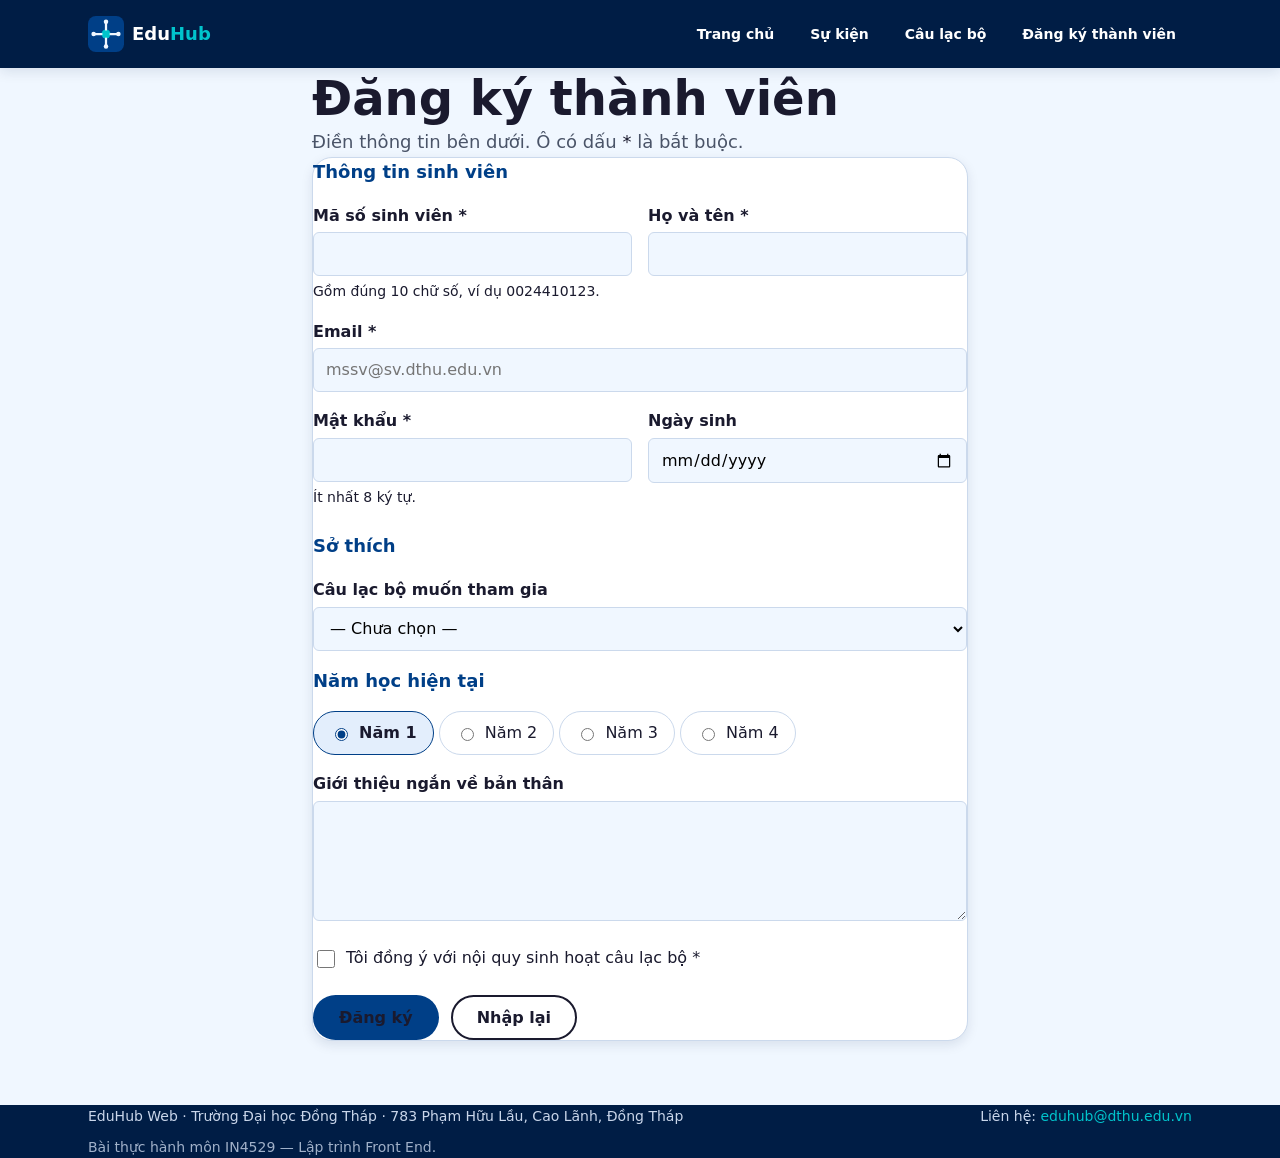
<file: Ch02/register.html>
<!DOCTYPE html>
<html lang="vi">
  <head>
    <meta charset="utf-8">
    <meta name="viewport" content="width=device-width, initial-scale=1">
    <title>Đăng ký thành viên · EduHub Web</title>
    <meta name="description" content="Đăng ký tài khoản thành viên EduHub Web dành cho sinh viên Trường Đại học Đồng Tháp.">
    <!-- Open Graph: thay "ten-tai-khoan" bằng tên tài khoản GitHub sau khi bật GitHub Pages -->
    <meta property="og:type" content="website">
    <meta property="og:site_name" content="EduHub Web">
    <meta property="og:title" content="Đăng ký thành viên · EduHub Web">
    <meta property="og:description" content="Đăng ký tài khoản thành viên EduHub Web dành cho sinh viên Trường Đại học Đồng Tháp.">
    <meta property="og:url" content="https://ten-tai-khoan.github.io/eduhub-web/register.html">
    <meta property="og:image" content="https://ten-tai-khoan.github.io/eduhub-web/assets/og-image.png">
    <meta property="og:locale" content="vi_VN">
    <meta name="theme-color" content="#001D45">
    <link rel="icon" href="assets/logo.svg" type="image/svg+xml">
    <!-- Ch02: một tệp CSS duy nhất, main.css tự @import các lớp còn lại -->
    <link rel="stylesheet" href="css/main.css">
  </head>
  <body>
    <a class="skip-link" href="#noi-dung">Bỏ qua, đến nội dung chính</a>

    <header class="site-header">
      <div class="container site-header__inner">
        <a class="brand" href="index.html">
          <img class="brand__logo" src="assets/logo.svg" alt="" width="48" height="48">
          <span class="brand__name">Edu<span>Hub</span></span>
        </a>
        <nav class="site-nav" aria-label="Điều hướng chính">
          <ul class="site-nav__list">
          <li><a class="site-nav__link" href="index.html">Trang chủ</a></li>
          <li><a class="site-nav__link" href="events.html">Sự kiện</a></li>
          <li><a class="site-nav__link" href="index.html#cau-lac-bo">Câu lạc bộ</a></li>
          <li><a class="site-nav__link" href="register.html" aria-current="page">Đăng ký thành viên</a></li>
          </ul>
        </nav>
      </div>
    </header>

    <main id="noi-dung" class="container page page--narrow">
      <h1>Đăng ký thành viên</h1>
      <p class="page__intro">Điền thông tin bên dưới. Ô có dấu <abbr title="bắt buộc">*</abbr> là bắt buộc.</p>

      <!-- Chưa có server: form gửi bằng GET để thấy dữ liệu trên thanh địa chỉ. Ch03 sẽ gửi tới API. -->
      <form class="form" action="register.html" method="get">
        <fieldset>
          <legend>Thông tin sinh viên</legend>

          <div class="form__grid">
            <p class="field">
              <label for="student-id">Mã số sinh viên <abbr title="bắt buộc">*</abbr></label>
              <input id="student-id" name="studentId" type="text" inputmode="numeric"
                     required pattern="[0-9]{10}" maxlength="10"
                     aria-describedby="student-id-hint" autocomplete="off">
              <small id="student-id-hint">Gồm đúng 10 chữ số, ví dụ 0024410123.</small>
            </p>

            <p class="field">
              <label for="full-name">Họ và tên <abbr title="bắt buộc">*</abbr></label>
              <input id="full-name" name="name" type="text" required minlength="2" maxlength="100" autocomplete="name">
            </p>

            <p class="field field--full">
              <label for="email">Email <abbr title="bắt buộc">*</abbr></label>
              <input id="email" name="email" type="email" required autocomplete="email"
                     placeholder="mssv@sv.dthu.edu.vn">
            </p>

            <p class="field">
              <label for="password">Mật khẩu <abbr title="bắt buộc">*</abbr></label>
              <input id="password" name="password" type="password" required minlength="8"
                     autocomplete="new-password" aria-describedby="password-hint">
              <small id="password-hint">Ít nhất 8 ký tự.</small>
            </p>

            <p class="field">
              <label for="birth-date">Ngày sinh</label>
              <input id="birth-date" name="birthDate" type="date" min="1980-01-01" max="2010-12-31">
            </p>
          </div>
        </fieldset>

        <fieldset>
          <legend>Sở thích</legend>

          <p class="field">
            <label for="club">Câu lạc bộ muốn tham gia</label>
            <select id="club" name="club">
              <option value="">— Chưa chọn —</option>
              <option value="Tin học">CLB Tin học</option>
              <option value="Tình nguyện">CLB Tình nguyện</option>
              <option value="Tiếng Anh">CLB Tiếng Anh</option>
              <option value="Âm nhạc">CLB Âm nhạc</option>
              <option value="Bóng đá">CLB Bóng đá</option>
              <option value="Kỹ năng mềm">CLB Kỹ năng mềm</option>
            </select>
          </p>

          <fieldset class="choice-group">
            <legend>Năm học hiện tại</legend>
            <div class="choice-group__options">
              <label class="choice"><input id="year-1" name="year" type="radio" value="1" checked> Năm 1</label>
              <label class="choice"><input id="year-2" name="year" type="radio" value="2"> Năm 2</label>
              <label class="choice"><input id="year-3" name="year" type="radio" value="3"> Năm 3</label>
              <label class="choice"><input id="year-4" name="year" type="radio" value="4"> Năm 4</label>
            </div>
          </fieldset>

          <p class="field">
            <label for="intro">Giới thiệu ngắn về bản thân</label>
            <textarea id="intro" name="intro" rows="4" maxlength="500"></textarea>
          </p>
        </fieldset>

        <p class="field--check">
          <input id="agree" name="agree" type="checkbox" required>
          <label for="agree">Tôi đồng ý với nội quy sinh hoạt câu lạc bộ <abbr title="bắt buộc">*</abbr></label>
        </p>

        <p class="btn-row">
          <button class="btn btn--primary" type="submit">Đăng ký</button>
          <button class="btn btn--ghost" type="reset">Nhập lại</button>
        </p>
      </form>
    </main>

    <footer class="site-footer">
      <div class="container site-footer__inner">
        <p>EduHub Web · Trường Đại học Đồng Tháp · 783 Phạm Hữu Lầu, Cao Lãnh, Đồng Tháp</p>
        <p>Liên hệ: <a href="mailto:eduhub@dthu.edu.vn">eduhub@dthu.edu.vn</a></p>
        <p><small>Bài thực hành môn IN4529 — Lập trình Front End.</small></p>
      </div>
    </footer>
  </body>
</html>
</file>
<file: Ch02/css/main.css>
/* ==========================================================================
   main.css — tệp duy nhất mà HTML liên kết tới (đã có sẵn <link> trong 4 trang)
   ========================================================================== */
@layer tokens, base, layout, components;
/* TODO(ch2-T2): Khai báo thứ tự lớp cascade, lớp viết SAU sẽ thắng lớp viết TRƯỚC:
     @layer tokens, base, layout, components;
   Sau đó @import 4 tệp vào đúng lớp của nó, ví dụ:
     @import url("tokens.css") layer(tokens);
   Lưu ý: @import phải đứng đầu tệp, chỉ dòng @layer được đứng trước. */
@import url("tokens.css") layer(tokens);
@import url("base.css") layer(base);
@import url("layout.css") layer(layout);
@import url("components.css") layer(components);
</file>
